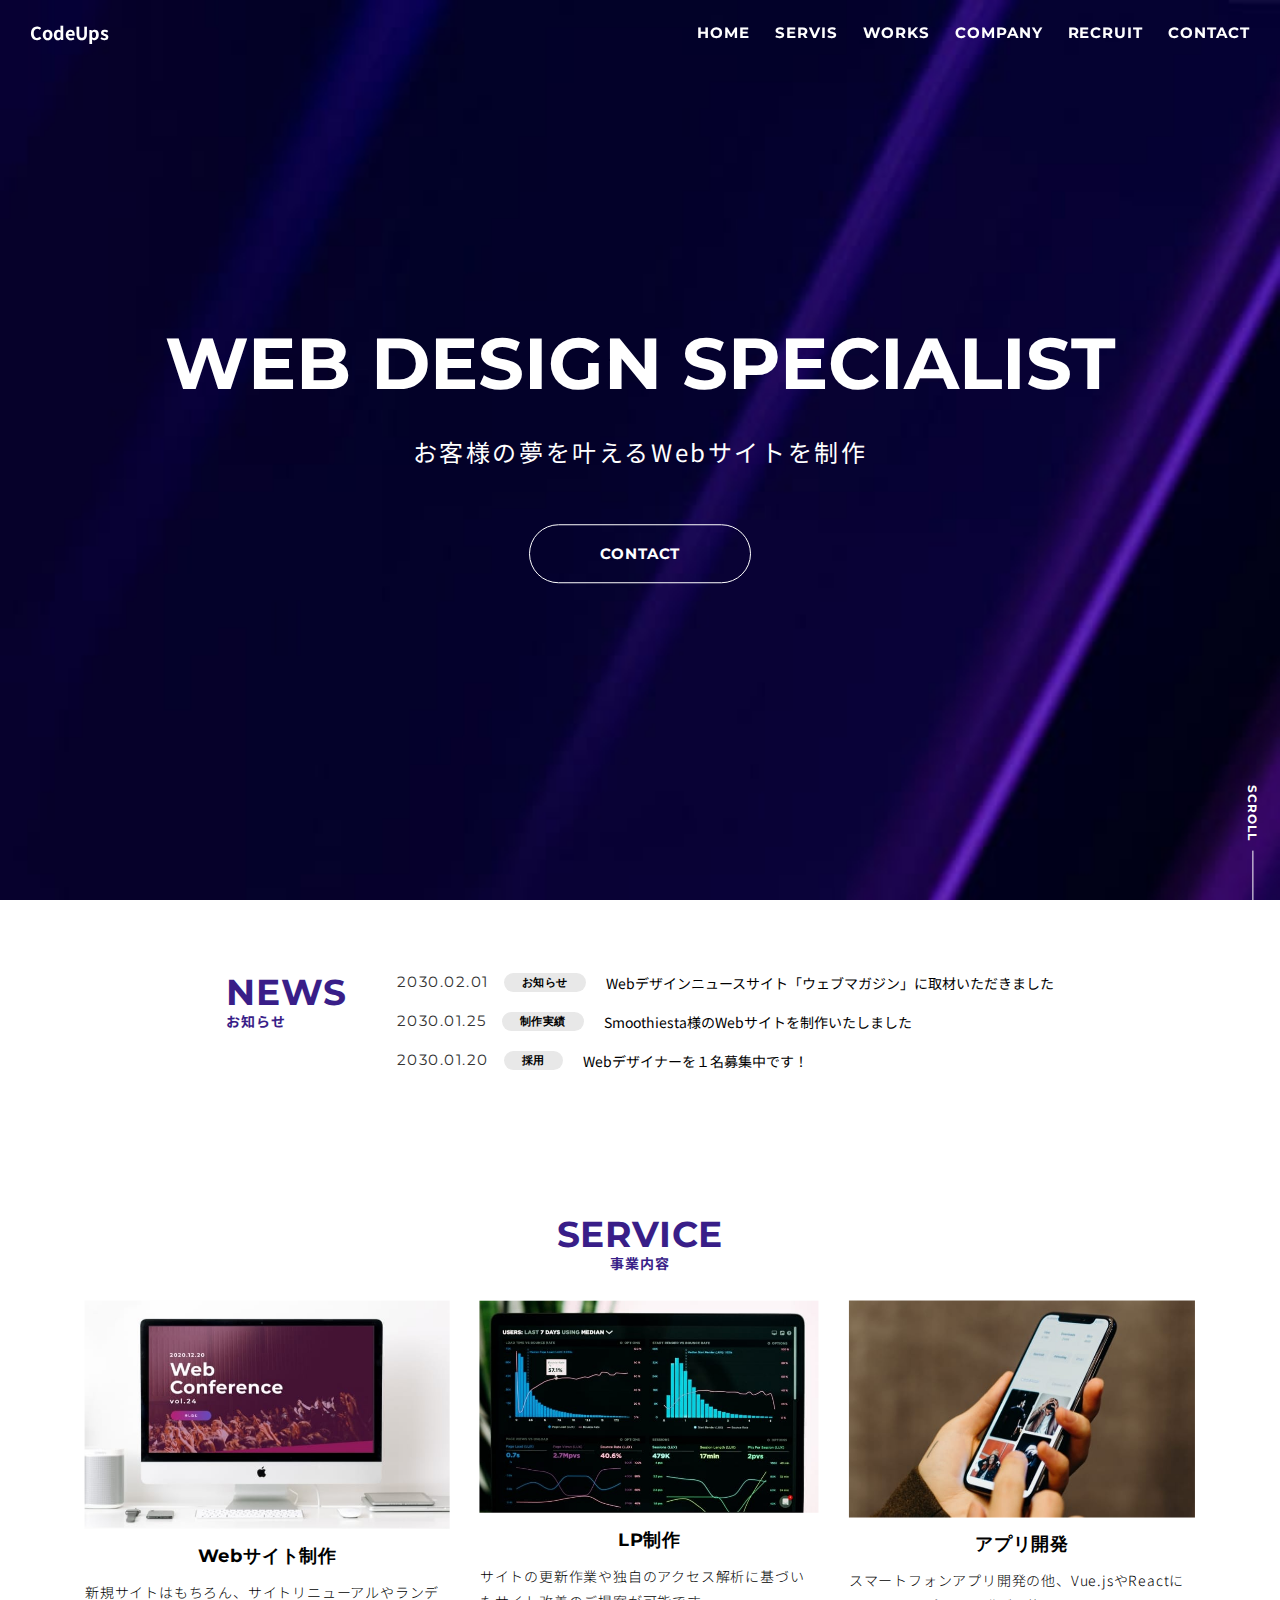
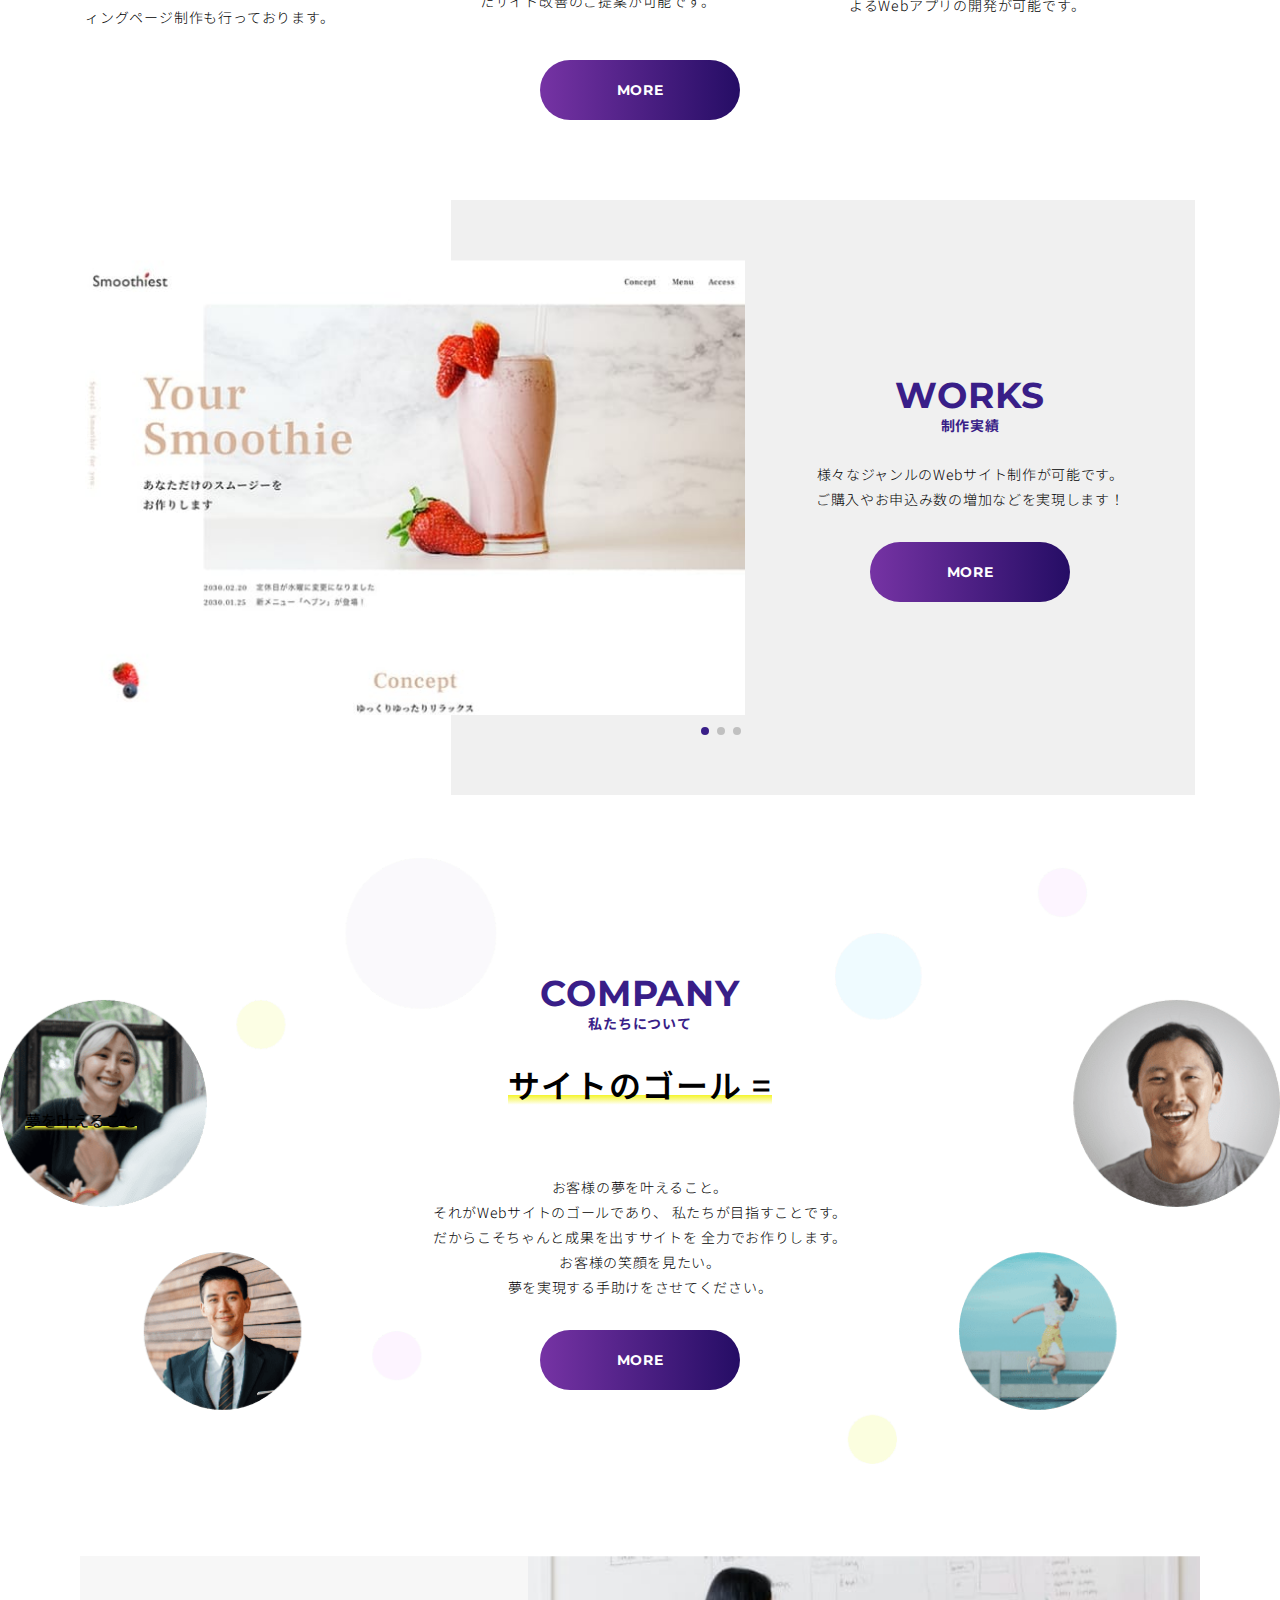
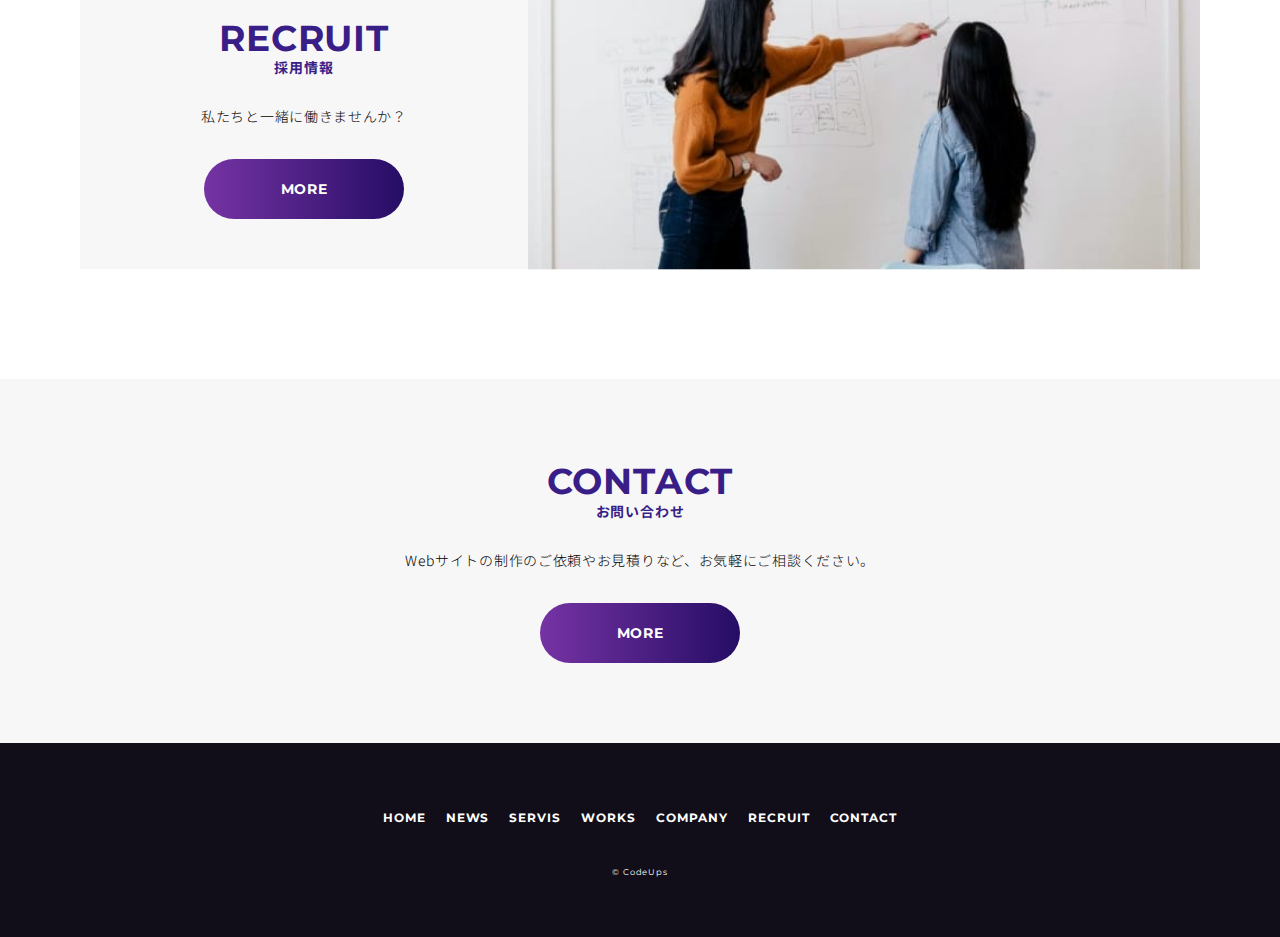
<file: index.html>
<!DOCTYPE html>
<html lang="ja">
<head>
  <meta charset="UTF-8" />
  <meta name="viewport" content="width=device-width,initial-scale=1.0" />
  <meta name="format-detection" content="telephone=no" />
  <!-- meta情報 -->
  <title>CodeUpsコーディング第三章</title>
  <meta name="description" content="" />
  <meta name="keywords" content="" />
  <!-- ogp -->
  <meta property="og:title" content="" />
  <meta property="og:type" content="" />
  <meta property="og:url" content="" />
  <meta property="og:image" content="" />
  <meta property="og:site_name" content="" />
  <meta property="og:description" content="" />
  <!-- ファビコン -->
  <link rel="”icon”" href="#" />

  <!-- Googlefont -->
  <link rel="preconnect" href="https://fonts.googleapis.com">
  <link rel="preconnect" href="https://fonts.gstatic.com" crossorigin>
  <link href="https://fonts.googleapis.com/css2?family=Montserrat:wght@400;700&family=Noto+Sans+JP:wght@400;700&display=swap" rel="stylesheet">
  <link href="https://fonts.googleapis.com/css2?family=Montserrat:wght@400;700&family=Noto+Sans+JP:wght@400;700&family=Noto+Serif+JP:wght@300;400;500;700&display=swap" rel="stylesheet">
  <link rel="stylesheet" href="https://cdn.jsdelivr.net/npm/swiper@11/swiper-bundle.min.css"/>
  <!-- css -->

  <link rel="stylesheet" href="./css/styles.css">

  <!-- JavaScript -->
  <script src="https://code.jquery.com/jquery-3.6.0.js"></script>
  <script src="https://cdn.jsdelivr.net/npm/swiper@11/swiper-bundle.min.js"></script>
  <script defer src="./js/script.js"></script>
</head>
<body>
  <header class="l-header p-header">
    <div class="p-header__inner">
      <h1 class="p-header__logo">
        <a href="" class="p-header__logoLink">CodeUps</a>
      </h1>
      <div class="p-header__drawer c-hamburger 
      js-hamburger">
        <span></span>
        <span></span>
        <span></span>
      </div>
      <nav class="p-header__pc-nav pc-nav">
        <ul class="pc-nav__items">
          <li class="pc-nav__item">
            <a href="#">HOME</a>
          </li>
          <li class="pc-nav__item">
            <a href="#">SERVIS</a>
          </li>
          <li class="pc-nav__item">
            <a href="#">WORKS</a>
          </li>
          <li class="pc-nav__item">
            <a href="#">COMPANY</a>
          </li>
          <li class="pc-nav__item">
            <a href="#">RECRUIT</a>
          </li>
          <li class="pc-nav__item">
            <a href="#">CONTACT</a>
          </li>
        </ul>
      </nav>
      <nav class="p-header__sp-nav sp-nav js-sp-nav">
        <ul class="sp-nav__items">
          <li class="sp-nav__item">
            <a href="#">HOME</a>
          </li>
          <li class="sp-nav__item">
            <a href="#">SERVIS</a>
          </li>
          <li class="sp-nav__item">
            <a href="#">WORKS</a>
          </li>
          <li class="sp-nav__item">
            <a href="#">COMPANY</a>
          </li>
          <li class="sp-nav__item">
            <a href="#">RECRUIT</a>
          </li>
          <li class="sp-nav__item">
            <a href="#">CONTACT</a>
          </li>
        </ul>
      </nav>
    </div>
  </header>

  <section class="l-mv p-mv js-mv-">
    <div class="p-mv__inner">
      <div class="p-mv__header">
        <h2 class="p-mv__title">WEB <br class="u-mobile">DESIGN <br class="u-mobile">SPECIALIST</h2>
        <p class="p-mv__subtitle">お客様の夢を叶える<br class="u-mobile">Webサイトを制作</p>
        <div class="p-mv__btn">
          <a href="" class="c-mv-btn">CONTACT</a>
        </div>
      </div>
      <div class="p-mv__scroll"><span>SCROLL</span></div>
    </div>
  </section>

  <section class="l-topNews p-news">
    <div class="p-news__inner l-inner">
      <div class="p-news__title c-section-header c-section-header--left">
        <h2 class="c-section-header__engtitle">NEWS</h2>
        <p class="c-section-header__jatitle">お知らせ</p>
      </div>
      <div class="p-news__items">
        <!--ループ処理開始-->
        <div class="p-news__item p-news-content">
          <div class="p-news-content__meta">
            <time datetime="2030-02-01" class="p-news-content__date">2030.02.01</time>
            <p class="p-news-content__category">お知らせ</p>
          </div>
          <div class="p-news-content__link">
            <a href="" class="p-news-content__text">Webデザインニュースサイト「ウェブマガジン」に取材いただきました</a>
          </div>
        </div>
        <!--ループ終了-->
        <div class="p-news__item p-news-content">
          <div class="p-news-content__meta">
            <time datetime="2030-01-25" class="p-news-content__date">2030.01.25</time>
            <p class="p-news-content__category">制作実績</p>
          </div>
          <div class="p-news-content__link">
            <a href="" class="p-news-content__text">Smoothiesta様のWebサイトを制作いたしました</a>
          </div>
        </div>
        <div class="p-news__item p-news-content">
          <div class="p-news-content__meta">
            <time datetime="2030-01-20" class="p-news-content__date">2030.01.20</time>
            <p class="p-news-content__category">採用</p>
          </div>
          <div class="p-news-content__link">
            <a href="" class="p-news-content__text">Webデザイナーを１名募集中です！</a>
          </div>
        </div>
      </div>
    </div>
  </section>

  <section class="l-service p-service">
    <div class="p-service__inner l-inner">
      <div class="p-service__title c-section-header">
        <h2 class="c-section-header__engtitle">SERVICE</h2>
        <p class="c-section-header__jatitle">事業内容</p>
      </div>
      <div class="p-service__items">
        <div class="p-service__item p-card">
          <div class="p-card__img">
            <img src="./images/common/service_1.jpg" alt="サービスの画像1">
          </div>
          <div class="p-card__body">
            <h3 class="p-card__title">Webサイト制作</h3>
            <p class="p-card__text">新規サイトはもちろん、サイトリニューアルやランディングページ制作も行っております。</p>
          </div>
        </div>
        <div class="p-service__item p-card">
          <div class="p-card__img">
            <img src="./images/common/service_2.jpg" alt="サービスの画像1">
          </div>
          <div class="p-card__body">
            <h3 class="p-card__title">LP制作</h3>
            <p class="p-card__text">サイトの更新作業や独自のアクセス解析に基づいたサイト改善のご提案が可能です。</p>
          </div>
        </div>
        <div class="p-service__item p-card">
          <div class="p-card__img">
            <img src="./images/common/service_3.jpg" alt="サービスの画像1">
          </div>
          <div class="p-card__body">
            <h3 class="p-card__title">アプリ開発</h3>
            <p class="p-card__text">スマートフォンアプリ開発の他、Vue.jsやReactによるWebアプリの開発が可能です。</p>
          </div>
        </div>
      </div>
      <div class="p-service__btn">
        <a href="#" class="c-button">more</a>
      </div>
    </div>
  </section>

  <section class="l-works p-works">
    <div class="p-works__inner l-inner">
      <div class="p-works__content">
        <div class="p-works__images">
          <div class="swiper js-works">
            <div class="swiper-wrapper">
              <div class="swiper-slide p-works__img">
                <img src="./images/common/works_1.jpg" alt="">
              </div>
              <div class="swiper-slide p-works__img">
                <img src="./images/common/service_1.jpg" alt="">
              </div>
              <div class="swiper-slide p-works__img">
                <img src="./images/common/service_2.jpg" alt="">
              </div>
            </div>
          </div>
        <div class="swiper-pagination js-works-pagination"></div>
        </div>
        <div class="p-works__text-body">
          <div class="p-works__title c-section-header">
            <h2 class="c-section-header__engtitle">WORKS</h2>
            <p class="c-section-header__jatitle">制作実績</p>
          </div>
          <div class="p-works__text-block">
            <p class="p-works__text">様々なジャンルのWebサイト制作が可能です。<br>ご購入やお申込み数の増加などを実現します！</p>
          </div>
          <div class="p-works__btn">
            <a href="#" class="c-button">more</a>
          </div>
        </div>
      </div>
    </div>
  </section>
  
  <section class="l-company p-company">
    <div class="p-company__inner l-inner">
      <div class="p-company__title c-section-header">
        <h2 class="c-section-header__engtitle">COMPANY</h2>
        <p class="c-section-header__jatitle">私たちについて</p>
      </div>
      <div class="p-company__contents">
        <h3 class="p-company__subtitle"><span class="p-company__yellow">サイトのゴール = </span><br class="u-mobile">
          <h3></h3><span class="p-company__yellow">夢を叶えること</span></h3>
        <div class="p-company__content">
          <p class="p-company__text">
            お客様の夢を叶えること。<br> 
            それがWebサイトのゴールであり、<br class="u-mobile"> 
            私たちが目指すことです。<br> 
            だからこそちゃんと成果を出すサイトを<br class="u-mobile"> 
            全力でお作りします。<br> 
            お客様の笑顔を見たい。<br> 
            夢を実現する手助けをさせてください。
          </p>
        </div>
        <div class="p-company__btn">
          <a href="#" class="c-button">more</a>
        </div>
      </div>
    </div>
  </section>

  <section class="l-recruit p-recruit">
    <div class="p-recruit__inner l-inner">
      <div class="p-recruit__wrapper">
        <div class="p-recruit__img">
          <img src="./images/common/recruit_1.jpg" alt="" >
        </div>
        <div class="p-recruit__contents">
          <div class="p-recruit__title c-section-header">
            <h2 class="c-section-header__engtitle">RECRUIT</h2>
            <p class="c-section-header__jatitle">採用情報</p>
          </div>
          <div class="p-recruit__text-block">
            <p class="p-recruit__text">私たちと一緒に働きませんか？</p>
          </div>
          <div class="p-recruit__btn">
            <a href="#" class="c-button">more</a>
          </div>
        </div>
      </div>
    </div>
  </section>

  <section class="l-contact p-contact">
    <div class="p-contact__inner l-inner">
      <div class="p-contact__title c-section-header">
        <h2 class="c-section-header__engtitle">CONTACT</h2>
        <p class="c-section-header__jatitle">お問い合わせ</p>
      </div>
      <div class="p-contact__contents">
        <div class="p-contact__text-block">
          <p class="p-contact__text">Webサイトの制作のご依頼やお見積りなど、<br class="u-mobile">お気軽にご相談ください。</p>
        </div>
        <div class="p-contact__btn">
          <a href="#" class="c-button">more</a>
        </div>
      </div>
    </div>
  </section>




  <!--<div class="c-section-header">
    <h2 class="c-section-header__engtitle">contact</h2>
    <p class="c-section-header__jatitle">お問い合わせ</p>
  </div>

  <a href="" class="c-button">more</a>-->

  <div class="c-to-top">
    <a href="#top" ><span></span></a>
  </div>

  <footer class="l-footer p-footer">
    <div class="p-footer__inner">

      <nav class="p-footer__nav p-footer-nav ">
        <ul class="p-footer-nav__items">
          <li class="p-footer-nav__item">
            <a href="">HOME</a>
          </li>
          <li class="p-footer-nav__item">
            <a href="">NEWS</a>
          </li>
          <li class="p-footer-nav__item">
            <a href="">SERVIS</a>
          </li>
          <li class="p-footer-nav__item">
            <a href="">WORKS</a>
          </li>
          <li class="p-footer-nav__item">
            <a href="">COMPANY</a>
          </li>
          <li class="p-footer-nav__item">
            <a href="">RECRUIT</a>
          </li>
          <li class="p-footer-nav__item">
            <a href="">CONTACT</a>
          </li>
        </ul>
      </nav>
      <div class="p-footer__copyright">
        <small>&copy; CodeUps</small>
      </div>
    </div>
  </footer>

</body>
</html>
</file>
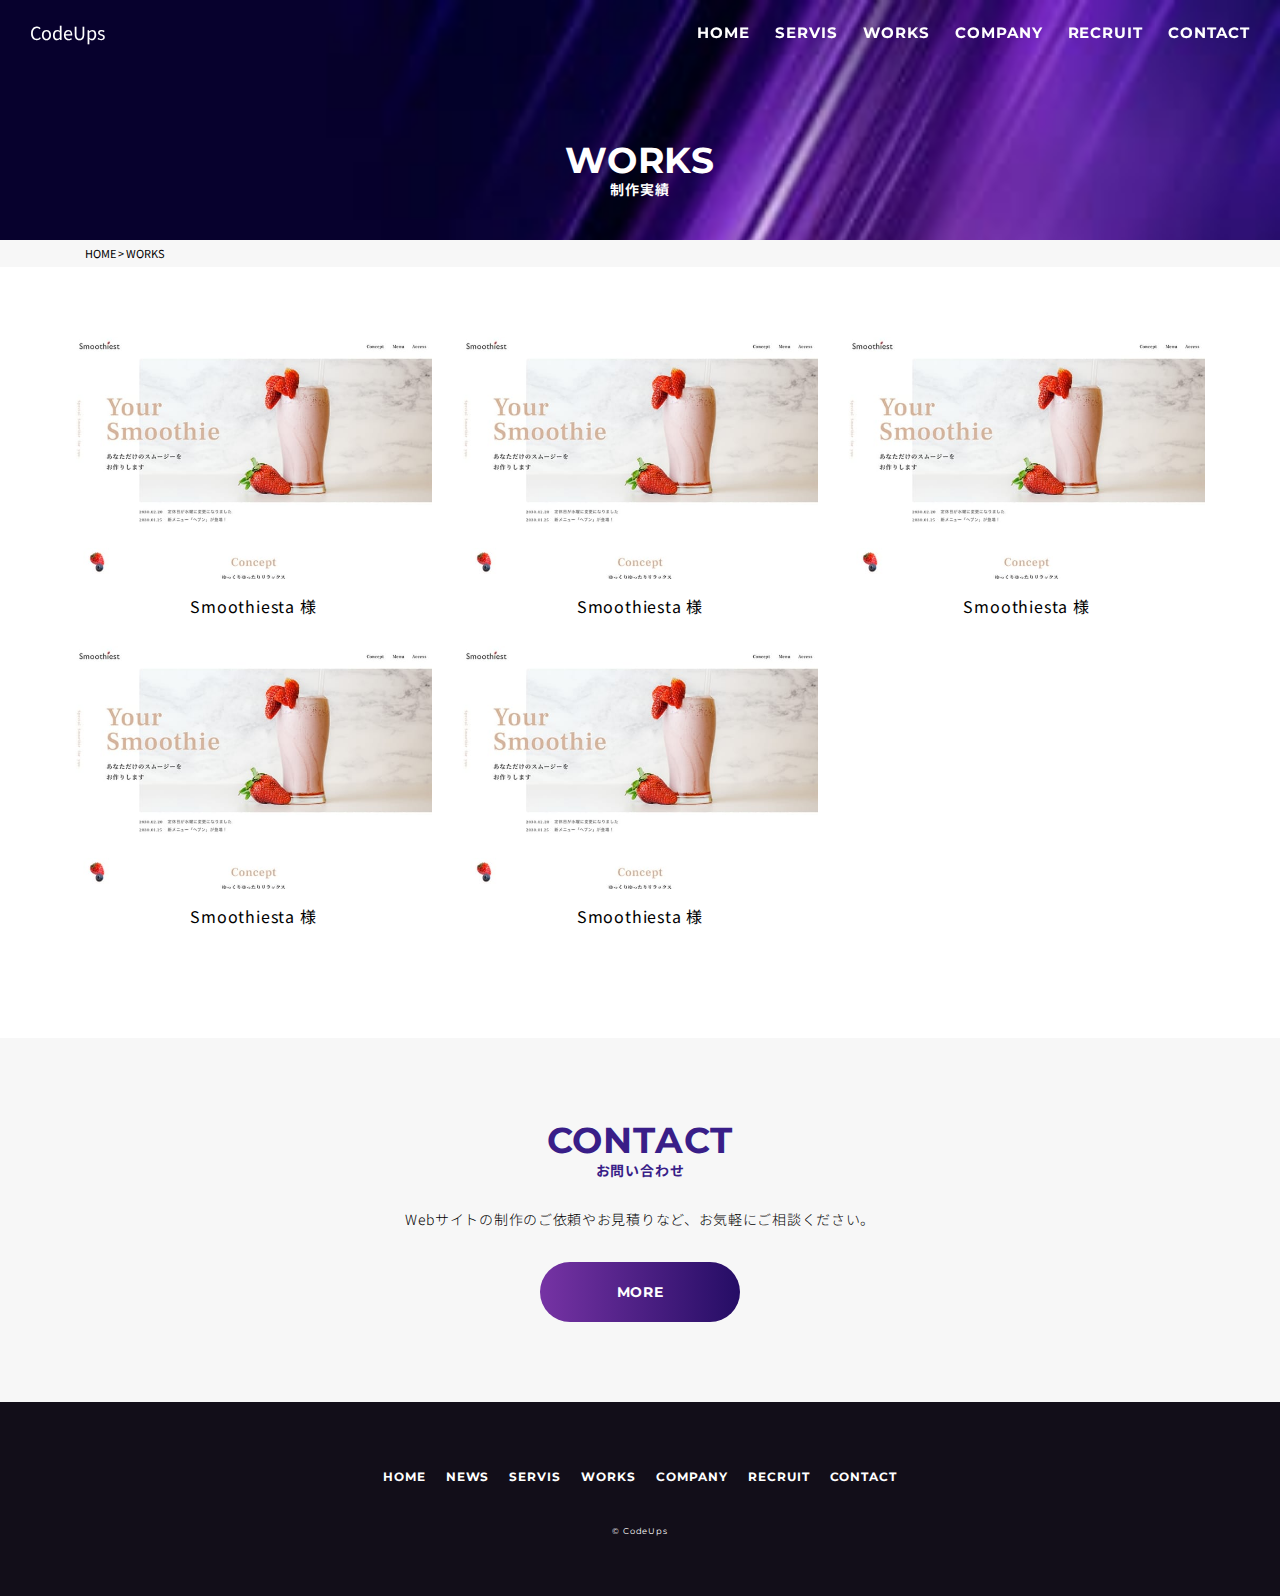
<file: archive-works.html>
<!DOCTYPE html>
<html lang="ja">

<head>
  <meta charset="UTF-8" />
  <meta name="viewport" content="width=device-width,initial-scale=1.0" />
  <meta name="format-detection" content="telephone=no" />
  <!-- meta情報 -->
  <title>CodeUpsコーディング第三章</title>
  <meta name="description" content="" />
  <meta name="keywords" content="" />
  <!-- ogp -->
  <meta property="og:title" content="" />
  <meta property="og:type" content="" />
  <meta property="og:url" content="" />
  <meta property="og:image" content="" />
  <meta property="og:site_name" content="" />
  <meta property="og:description" content="" />
  <!-- ファビコン -->
  <link rel="”icon”" href="#" />

  <!-- Googlefont -->
  <link rel="preconnect" href="https://fonts.googleapis.com">
  <link rel="preconnect" href="https://fonts.gstatic.com" crossorigin>
  <link
    href="https://fonts.googleapis.com/css2?family=Montserrat:wght@400;700&family=Noto+Sans+JP:wght@400;700&display=swap"
    rel="stylesheet">
  <link
    href="https://fonts.googleapis.com/css2?family=Montserrat:wght@400;700&family=Noto+Sans+JP:wght@400;700&family=Noto+Serif+JP:wght@300;400;500;700&display=swap"
    rel="stylesheet">
  <link rel="stylesheet" href="https://cdn.jsdelivr.net/npm/swiper@11/swiper-bundle.min.css" />
  <!-- css -->

  <link rel="stylesheet" href="./css/styles.css">

  <!-- JavaScript -->
  <script src="https://code.jquery.com/jquery-3.6.0.js"></script>
  <script src="https://cdn.jsdelivr.net/npm/swiper@11/swiper-bundle.min.js"></script>
  <script defer src="./js/script.js"></script>
</head>

<body>
  <header class="l-header p-header">
    <div class="p-header__inner">
      <div class="p-header__logo">
        <a href="" class="p-header__logoLink">CodeUps</a>
      </div>
      <div class="p-header__drawer c-hamburger 
      js-hamburger">
        <span></span>
        <span></span>
        <span></span>
      </div>
      <nav class="p-header__pc-nav pc-nav">
        <ul class="pc-nav__items">
          <li class="pc-nav__item">
            <a href="#">HOME</a>
          </li>
          <li class="pc-nav__item">
            <a href="#">SERVIS</a>
          </li>
          <li class="pc-nav__item">
            <a href="#">WORKS</a>
          </li>
          <li class="pc-nav__item">
            <a href="#">COMPANY</a>
          </li>
          <li class="pc-nav__item">
            <a href="#">RECRUIT</a>
          </li>
          <li class="pc-nav__item">
            <a href="#">CONTACT</a>
          </li>
        </ul>
      </nav>
      <nav class="p-header__sp-nav sp-nav js-sp-nav">
        <ul class="sp-nav__items">
          <li class="sp-nav__item">
            <a href="#">HOME</a>
          </li>
          <li class="sp-nav__item">
            <a href="#">SERVIS</a>
          </li>
          <li class="sp-nav__item">
            <a href="#">WORKS</a>
          </li>
          <li class="sp-nav__item">
            <a href="#">COMPANY</a>
          </li>
          <li class="sp-nav__item">
            <a href="#">RECRUIT</a>
          </li>
          <li class="sp-nav__item">
            <a href="#">CONTACT</a>
          </li>
        </ul>
      </nav>
    </div>
  </header>

  <!--下層ページのメインビュー-->
  <div class="p-sub-mv js-mv-height">
    <div class="p-sub-mv p-sub-mv__title">
      <div class="c-section-header c-section-header--white">
        <div class="c-section-header__engtitle">WORKS</div>
        <p class="c-section-header__jatitle">制作実績</p>
      </div>
    </div>
  </div>

  <!--パンくず-->
  <div class="c-breadcrumb">
    <div class="l-inner">
      <div>HOME > WORKS</div>
    </div>
  </div>

  <section class="l-archive-works p-archive-works">
    <div class="p-archive-works__inner l-inner">
      <div class="p-archive-works__items">
        <!--ループ -->
        <div class="p-archive-works__item">
          <div class="p-archive-works__img">
            <img src="./images/common/works_1.jpg" alt="#">
          </div>
          <div class="p-archive-works__title">
            <h2 class="p-archive-works__name">Smoothiesta 様</h2>
          </div>
        </div>
        <div class="p-archive-works__item">
          <div class="p-archive-works__img">
            <img src="./images/common/works_1.jpg" alt="#">
          </div>
          <div class="p-archive-works__title">
            <h2 class="p-archive-works__name">Smoothiesta 様</h2>
          </div>
        </div>
        <div class="p-archive-works__item">
          <div class="p-archive-works__img">
            <img src="./images/common/works_1.jpg" alt="#">
          </div>
          <div class="p-archive-works__title">
            <h2 class="p-archive-works__name">Smoothiesta 様</h2>
          </div>
        </div>
        <div class="p-archive-works__item">
          <div class="p-archive-works__img">
            <img src="./images/common/works_1.jpg" alt="#">
          </div>
          <div class="p-archive-works__title">
            <h2 class="p-archive-works__name">Smoothiesta 様</h2>
          </div>
        </div>
        <div class="p-archive-works__item">
          <div class="p-archive-works__img">
            <img src="./images/common/works_1.jpg" alt="#">
          </div>
          <div class="p-archive-works__title">
            <h2 class="p-archive-works__name">Smoothiesta 様</h2>
          </div>
        </div>
      </div>

    </div>
  </section>

  <section class="l-contact p-contact">
    <div class="p-contact__inner l-inner">
      <div class="p-contact__title c-section-header">
        <h2 class="c-section-header__engtitle">CONTACT</h2>
        <p class="c-section-header__jatitle">お問い合わせ</p>
      </div>
      <div class="p-contact__contents">
        <div class="p-contact__text-block">
          <p class="p-contact__text">Webサイトの制作のご依頼やお見積りなど、<br class="u-mobile">お気軽にご相談ください。</p>
        </div>
        <div class="p-contact__btn">
          <a href="#" class="c-button">more</a>
        </div>
      </div>
    </div>
  </section>



  <footer class="l-footer p-footer">
    <div class="p-footer__inner">

      <nav class="p-footer__nav p-footer-nav ">
        <ul class="p-footer-nav__items">
          <li class="p-footer-nav__item">
            <a href="">HOME</a>
          </li>
          <li class="p-footer-nav__item">
            <a href="">NEWS</a>
          </li>
          <li class="p-footer-nav__item">
            <a href="">SERVIS</a>
          </li>
          <li class="p-footer-nav__item">
            <a href="">WORKS</a>
          </li>
          <li class="p-footer-nav__item">
            <a href="">COMPANY</a>
          </li>
          <li class="p-footer-nav__item">
            <a href="">RECRUIT</a>
          </li>
          <li class="p-footer-nav__item">
            <a href="">CONTACT</a>
          </li>
        </ul>
      </nav>
      <div class="p-footer__copyright">
        <small>&copy; CodeUps</small>
      </div>
    </div>
  </footer>
</body>

</html>
</file>
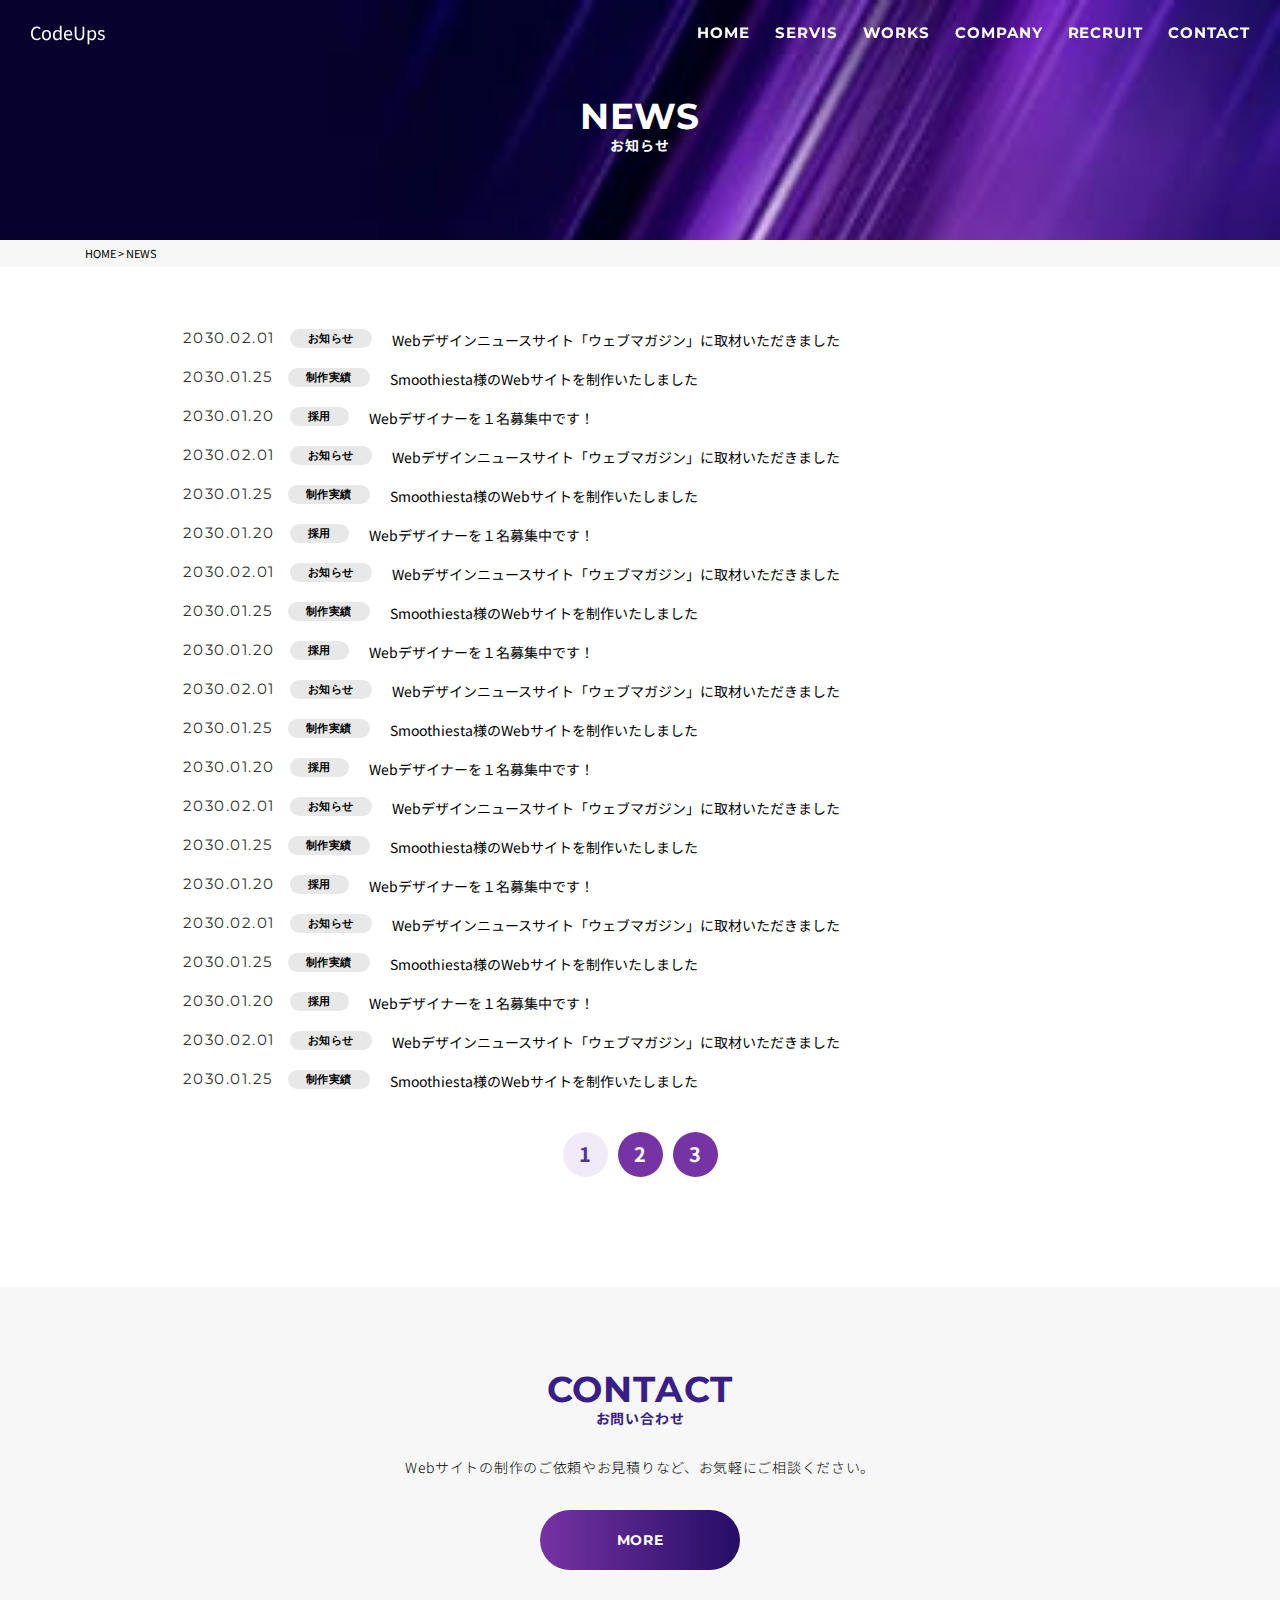
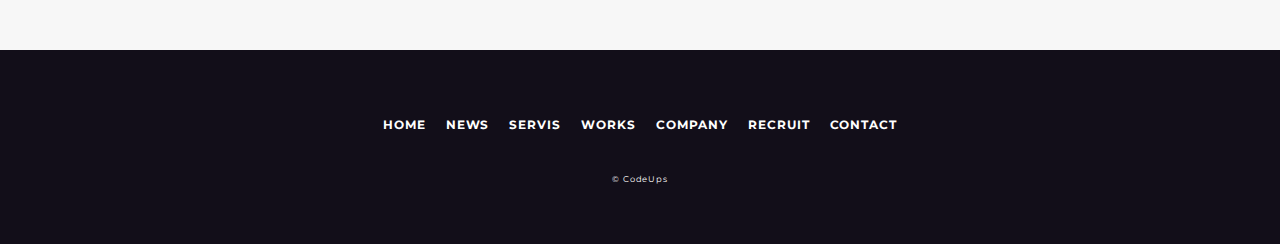
<file: home.html>
<!DOCTYPE html>
<html lang="ja">

<head>
  <meta charset="UTF-8" />
  <meta name="viewport" content="width=device-width,initial-scale=1.0" />
  <meta name="format-detection" content="telephone=no" />
  <!-- meta情報 -->
  <title>CodeUpsコーディング第三章</title>
  <meta name="description" content="" />
  <meta name="keywords" content="" />
  <!-- ogp -->
  <meta property="og:title" content="" />
  <meta property="og:type" content="" />
  <meta property="og:url" content="" />
  <meta property="og:image" content="" />
  <meta property="og:site_name" content="" />
  <meta property="og:description" content="" />
  <!-- ファビコン -->
  <link rel="”icon”" href="#" />

  <!-- Googlefont -->
  <link rel="preconnect" href="https://fonts.googleapis.com">
  <link rel="preconnect" href="https://fonts.gstatic.com" crossorigin>
  <link
    href="https://fonts.googleapis.com/css2?family=Montserrat:wght@400;700&family=Noto+Sans+JP:wght@400;700&display=swap"
    rel="stylesheet">
  <link
    href="https://fonts.googleapis.com/css2?family=Montserrat:wght@400;700&family=Noto+Sans+JP:wght@400;700&family=Noto+Serif+JP:wght@300;400;500;700&display=swap"
    rel="stylesheet">
  <link rel="stylesheet" href="https://cdn.jsdelivr.net/npm/swiper@11/swiper-bundle.min.css" />
  <!-- css -->

  <link rel="stylesheet" href="./css/styles.css">

  <!-- JavaScript -->
  <script src="https://code.jquery.com/jquery-3.6.0.js"></script>
  <script src="https://cdn.jsdelivr.net/npm/swiper@11/swiper-bundle.min.js"></script>
  <script defer src="./js/script.js"></script>
</head>

<body>
  <header class="l-header p-header">
    <div class="p-header__inner">
      <div class="p-header__logo">
        <a href="" class="p-header__logoLink">CodeUps</a>
      </div>
      <div class="p-header__drawer c-hamburger 
      js-hamburger">
        <span></span>
        <span></span>
        <span></span>
      </div>
      <nav class="p-header__pc-nav pc-nav">
        <ul class="pc-nav__items">
          <li class="pc-nav__item">
            <a href="#">HOME</a>
          </li>
          <li class="pc-nav__item">
            <a href="#">SERVIS</a>
          </li>
          <li class="pc-nav__item">
            <a href="#">WORKS</a>
          </li>
          <li class="pc-nav__item">
            <a href="#">COMPANY</a>
          </li>
          <li class="pc-nav__item">
            <a href="#">RECRUIT</a>
          </li>
          <li class="pc-nav__item">
            <a href="#">CONTACT</a>
          </li>
        </ul>
      </nav>
      <nav class="p-header__sp-nav sp-nav js-sp-nav">
        <ul class="sp-nav__items">
          <li class="sp-nav__item">
            <a href="#">HOME</a>
          </li>
          <li class="sp-nav__item">
            <a href="#">SERVIS</a>
          </li>
          <li class="sp-nav__item">
            <a href="#">WORKS</a>
          </li>
          <li class="sp-nav__item">
            <a href="#">COMPANY</a>
          </li>
          <li class="sp-nav__item">
            <a href="#">RECRUIT</a>
          </li>
          <li class="sp-nav__item">
            <a href="#">CONTACT</a>
          </li>
        </ul>
      </nav>
    </div>
  </header>

  <!--下層ページのメインビュー-->
  <div class="p-sub-mv js-mv-height">
    <div class="p-sub-mv__title">
      <div class="c-section-header c-section-header--white">
        <h1 class="c-section-header__engtitle">NEWS</h1>
        <p class="c-section-header__jatitle">お知らせ</p>
      </div>
    </div>
  </div>

  <!--パンくず-->
  <div class="c-breadcrumb">
    <div class="l-inner">
      <div>HOME > NEWS</div>
    </div>
  </div>

  <div class="l-archive-home p-archive-home">
    <div class="p-archive-home-inner l-inner">
      <!--ループ処理開始-->
      <div class="p-archive-home__item p-news-content">
        <div class="p-news-content__meta">
          <time datetime="2030-02-01" class="p-news-content__date">2030.02.01</time>
          <p class="p-news-content__category">お知らせ</p>
        </div>
        <div class="p-news-content__link">
          <a href="" class="p-news-content__text">Webデザインニュースサイト「ウェブマガジン」に取材いただきました</a>
        </div>
      </div>
      <!--ループ終了-->
      <div class="p-archive-home__item p-news-content">
        <div class="p-news-content__meta">
          <time datetime="2030-01-25" class="p-news-content__date">2030.01.25</time>
          <p class="p-news-content__category">制作実績</p>
        </div>
        <div class="p-news-content__link">
          <a href="" class="p-news-content__text">Smoothiesta様のWebサイトを制作いたしました</a>
        </div>
      </div>
      <div class="p-archive-home__item p-news-content">
        <div class="p-news-content__meta">
          <time datetime="2030-01-20" class="p-news-content__date">2030.01.20</time>
          <p class="p-news-content__category">採用</p>
        </div>
        <div class="p-news-content__link">
          <a href="" class="p-news-content__text">Webデザイナーを１名募集中です！</a>
        </div>
      </div>
      <!--ループ処理開始-->
      <div class="p-archive-home__item p-news-content">
        <div class="p-news-content__meta">
          <time datetime="2030-02-01" class="p-news-content__date">2030.02.01</time>
          <p class="p-news-content__category">お知らせ</p>
        </div>
        <div class="p-news-content__link">
          <a href="" class="p-news-content__text">Webデザインニュースサイト「ウェブマガジン」に取材いただきました</a>
        </div>
      </div>
      <!--ループ終了-->
      <div class="p-archive-home__item p-news-content">
        <div class="p-news-content__meta">
          <time datetime="2030-01-25" class="p-news-content__date">2030.01.25</time>
          <p class="p-news-content__category">制作実績</p>
        </div>
        <div class="p-news-content__link">
          <a href="" class="p-news-content__text">Smoothiesta様のWebサイトを制作いたしました</a>
        </div>
      </div>
      <div class="p-archive-home__item p-news-content">
        <div class="p-news-content__meta">
          <time datetime="2030-01-20" class="p-news-content__date">2030.01.20</time>
          <p class="p-news-content__category">採用</p>
        </div>
        <div class="p-news-content__link">
          <a href="" class="p-news-content__text">Webデザイナーを１名募集中です！</a>
        </div>
      </div>
      <!--ループ処理開始-->
      <div class="p-archive-home__item p-news-content">
        <div class="p-news-content__meta">
          <time datetime="2030-02-01" class="p-news-content__date">2030.02.01</time>
          <p class="p-news-content__category">お知らせ</p>
        </div>
        <div class="p-news-content__link">
          <a href="" class="p-news-content__text">Webデザインニュースサイト「ウェブマガジン」に取材いただきました</a>
        </div>
      </div>
      <!--ループ終了-->
      <div class="p-archive-home__item p-news-content">
        <div class="p-news-content__meta">
          <time datetime="2030-01-25" class="p-news-content__date">2030.01.25</time>
          <p class="p-news-content__category">制作実績</p>
        </div>
        <div class="p-news-content__link">
          <a href="" class="p-news-content__text">Smoothiesta様のWebサイトを制作いたしました</a>
        </div>
      </div>
      <div class="p-archive-home__item p-news-content">
        <div class="p-news-content__meta">
          <time datetime="2030-01-20" class="p-news-content__date">2030.01.20</time>
          <p class="p-news-content__category">採用</p>
        </div>
        <div class="p-news-content__link">
          <a href="" class="p-news-content__text">Webデザイナーを１名募集中です！</a>
        </div>
      </div>
      <!--ループ処理開始-->
      <div class="p-archive-home__item p-news-content">
        <div class="p-news-content__meta">
          <time datetime="2030-02-01" class="p-news-content__date">2030.02.01</time>
          <p class="p-news-content__category">お知らせ</p>
        </div>
        <div class="p-news-content__link">
          <a href="" class="p-news-content__text">Webデザインニュースサイト「ウェブマガジン」に取材いただきました</a>
        </div>
      </div>
      <!--ループ終了-->
      <div class="p-archive-home__item p-news-content">
        <div class="p-news-content__meta">
          <time datetime="2030-01-25" class="p-news-content__date">2030.01.25</time>
          <p class="p-news-content__category">制作実績</p>
        </div>
        <div class="p-news-content__link">
          <a href="" class="p-news-content__text">Smoothiesta様のWebサイトを制作いたしました</a>
        </div>
      </div>
      <div class="p-archive-home__item p-news-content">
        <div class="p-news-content__meta">
          <time datetime="2030-01-20" class="p-news-content__date">2030.01.20</time>
          <p class="p-news-content__category">採用</p>
        </div>
        <div class="p-news-content__link">
          <a href="" class="p-news-content__text">Webデザイナーを１名募集中です！</a>
        </div>
      </div>
      <!--ループ処理開始-->
      <div class="p-archive-home__item p-news-content">
        <div class="p-news-content__meta">
          <time datetime="2030-02-01" class="p-news-content__date">2030.02.01</time>
          <p class="p-news-content__category">お知らせ</p>
        </div>
        <div class="p-news-content__link">
          <a href="" class="p-news-content__text">Webデザインニュースサイト「ウェブマガジン」に取材いただきました</a>
        </div>
      </div>
      <!--ループ終了-->
      <div class="p-archive-home__item p-news-content">
        <div class="p-news-content__meta">
          <time datetime="2030-01-25" class="p-news-content__date">2030.01.25</time>
          <p class="p-news-content__category">制作実績</p>
        </div>
        <div class="p-news-content__link">
          <a href="" class="p-news-content__text">Smoothiesta様のWebサイトを制作いたしました</a>
        </div>
      </div>
      <div class="p-archive-home__item p-news-content">
        <div class="p-news-content__meta">
          <time datetime="2030-01-20" class="p-news-content__date">2030.01.20</time>
          <p class="p-news-content__category">採用</p>
        </div>
        <div class="p-news-content__link">
          <a href="" class="p-news-content__text">Webデザイナーを１名募集中です！</a>
        </div>
      </div>
      <!--ループ処理開始-->
      <div class="p-archive-home__item p-news-content">
        <div class="p-news-content__meta">
          <time datetime="2030-02-01" class="p-news-content__date">2030.02.01</time>
          <p class="p-news-content__category">お知らせ</p>
        </div>
        <div class="p-news-content__link">
          <a href="" class="p-news-content__text">Webデザインニュースサイト「ウェブマガジン」に取材いただきました</a>
        </div>
      </div>
      <!--ループ終了-->
      <div class="p-archive-home__item p-news-content">
        <div class="p-news-content__meta">
          <time datetime="2030-01-25" class="p-news-content__date">2030.01.25</time>
          <p class="p-news-content__category">制作実績</p>
        </div>
        <div class="p-news-content__link">
          <a href="" class="p-news-content__text">Smoothiesta様のWebサイトを制作いたしました</a>
        </div>
      </div>
      <div class="p-archive-home__item p-news-content">
        <div class="p-news-content__meta">
          <time datetime="2030-01-20" class="p-news-content__date">2030.01.20</time>
          <p class="p-news-content__category">採用</p>
        </div>
        <div class="p-news-content__link">
          <a href="" class="p-news-content__text">Webデザイナーを１名募集中です！</a>
        </div>
      </div>
      <!--ループ処理開始-->
      <div class="p-archive-home__item p-news-content">
        <div class="p-news-content__meta">
          <time datetime="2030-02-01" class="p-news-content__date">2030.02.01</time>
          <p class="p-news-content__category">お知らせ</p>
        </div>
        <div class="p-news-content__link">
          <a href="" class="p-news-content__text">Webデザインニュースサイト「ウェブマガジン」に取材いただきました</a>
        </div>
      </div>
      <!--ループ終了-->
      <div class="p-archive-home__item p-news-content">
        <div class="p-news-content__meta">
          <time datetime="2030-01-25" class="p-news-content__date">2030.01.25</time>
          <p class="p-news-content__category">制作実績</p>
        </div>
        <div class="p-news-content__link">
          <a href="" class="p-news-content__text">Smoothiesta様のWebサイトを制作いたしました</a>
        </div>
      </div>
    </div>
  </div>

  <div class="l-pagenavi">
    <div class="wp-pagenavi">
      <span class="current">1</span>
      <a class="page smaller" href="#">2</a>
      <a class="page smaller" href="#">3</a>
    </div>
  </div>

  <section class="l-contact p-contact">
    <div class="p-contact__inner l-inner">
      <div class="p-contact__title c-section-header">
        <h2 class="c-section-header__engtitle">CONTACT</h2>
        <p class="c-section-header__jatitle">お問い合わせ</p>
      </div>
      <div class="p-contact__contents">
        <div class="p-contact__text-block">
          <p class="p-contact__text">Webサイトの制作のご依頼やお見積りなど、<br class="u-mobile">お気軽にご相談ください。</p>
        </div>
        <div class="p-contact__btn">
          <a href="#" class="c-button">more</a>
        </div>
      </div>
    </div>
  </section>



  <footer class="l-footer p-footer">
    <div class="p-footer__inner">

      <nav class="p-footer__nav p-footer-nav ">
        <ul class="p-footer-nav__items">
          <li class="p-footer-nav__item">
            <a href="">HOME</a>
          </li>
          <li class="p-footer-nav__item">
            <a href="">NEWS</a>
          </li>
          <li class="p-footer-nav__item">
            <a href="">SERVIS</a>
          </li>
          <li class="p-footer-nav__item">
            <a href="">WORKS</a>
          </li>
          <li class="p-footer-nav__item">
            <a href="">COMPANY</a>
          </li>
          <li class="p-footer-nav__item">
            <a href="">RECRUIT</a>
          </li>
          <li class="p-footer-nav__item">
            <a href="">CONTACT</a>
          </li>
        </ul>
      </nav>
      <div class="p-footer__copyright">
        <small>&copy; CodeUps</small>
      </div>
    </div>
  </footer>
</body>

</html>
</file>
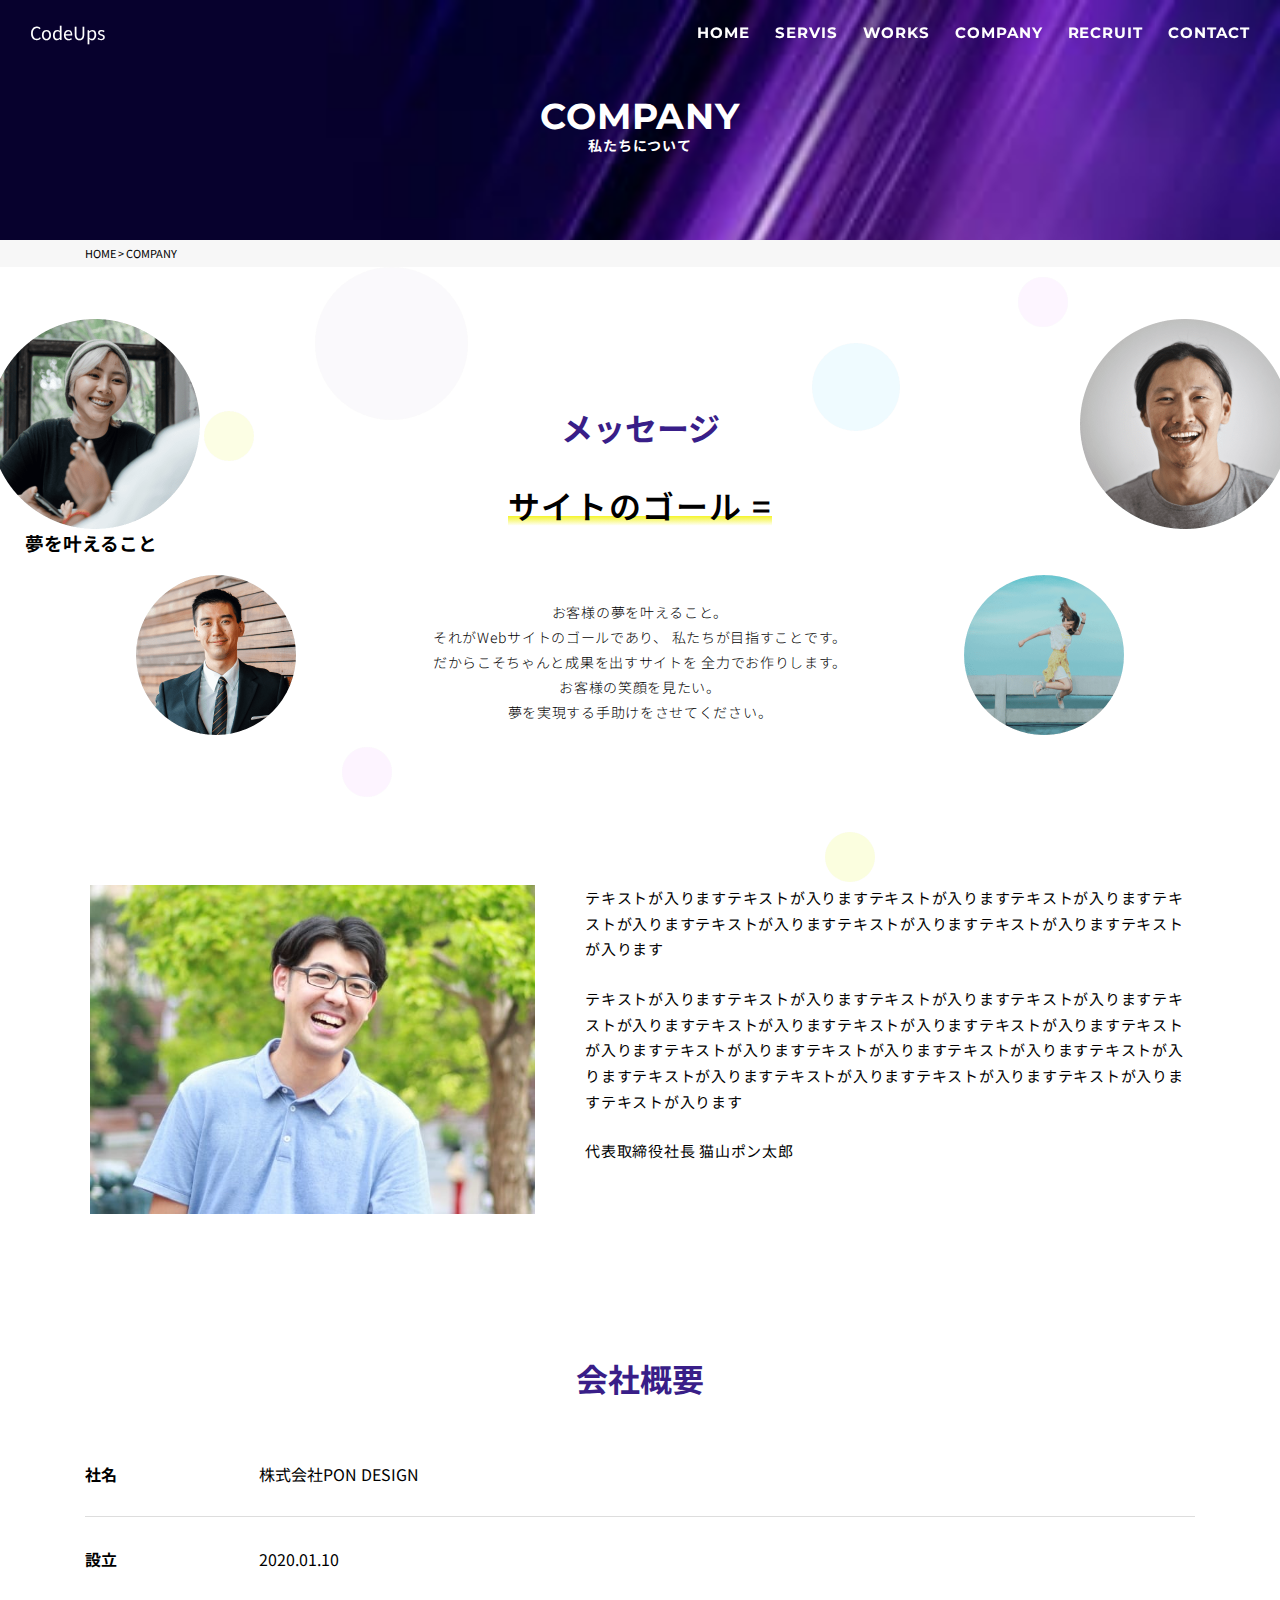
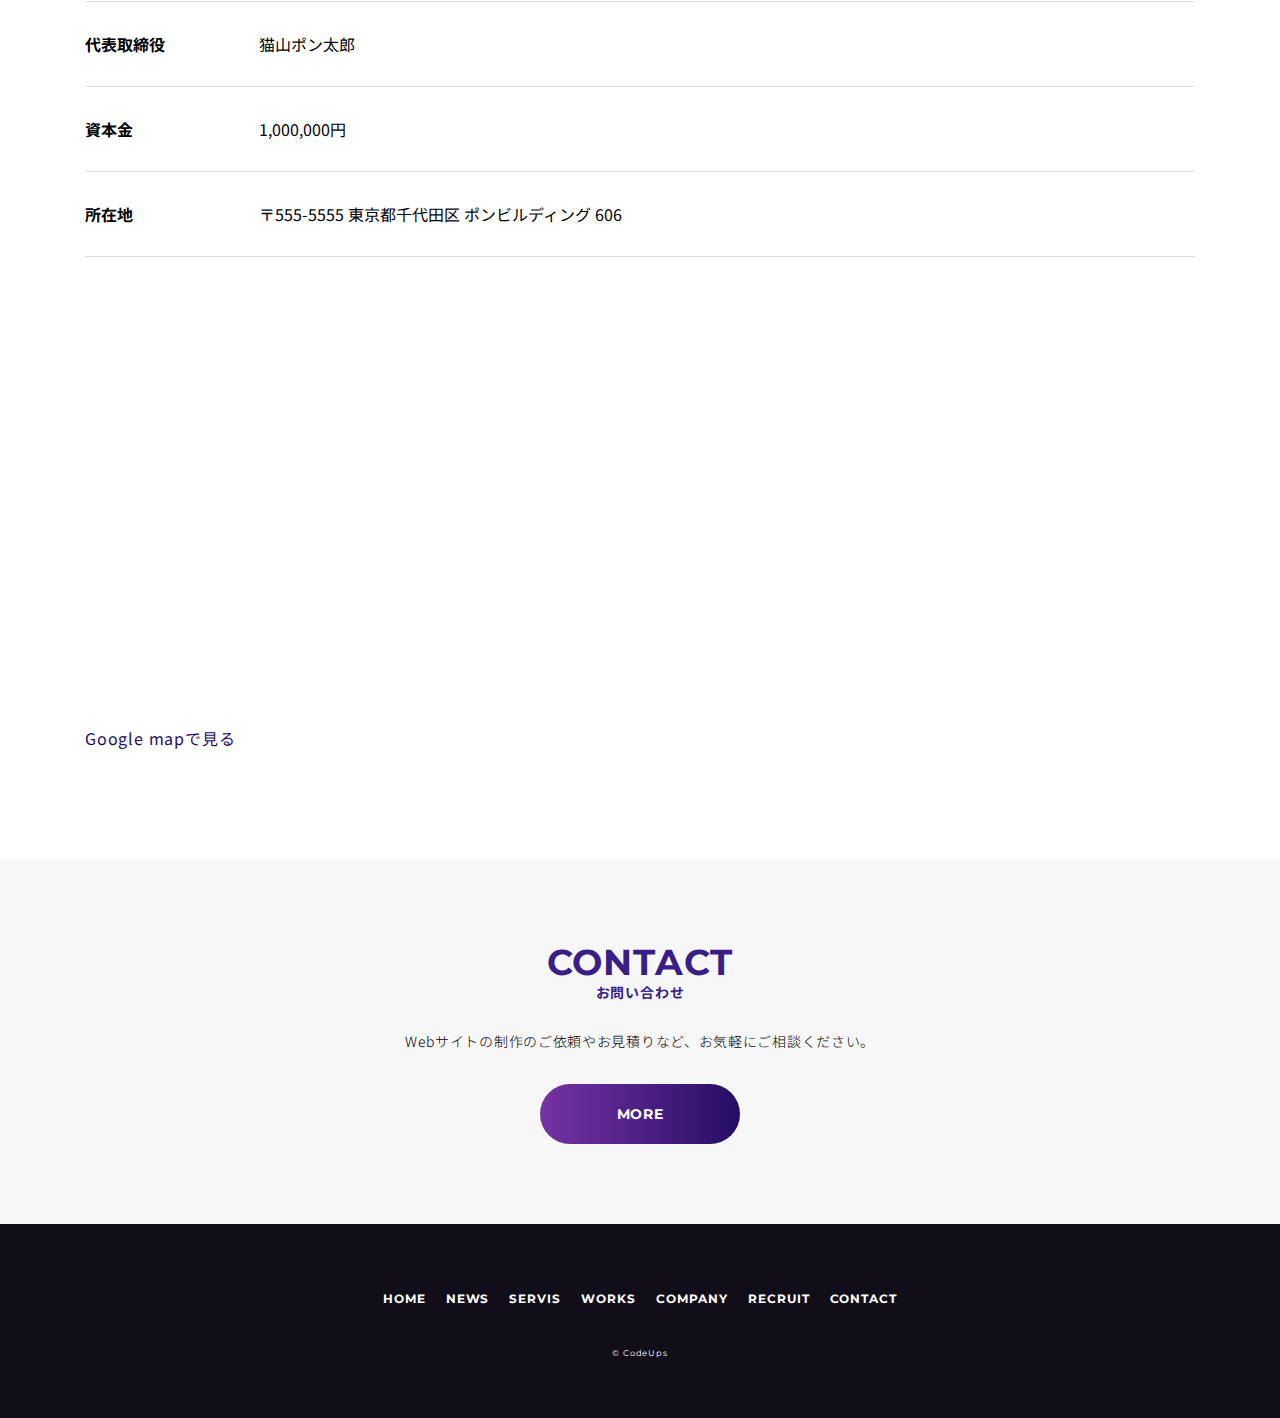
<file: page-company.html>
<!DOCTYPE html>
<html lang="ja">

<head>
  <meta charset="UTF-8" />
  <meta name="viewport" content="width=device-width,initial-scale=1.0" />
  <meta name="format-detection" content="telephone=no" />
  <!-- meta情報 -->
  <title>CodeUpsコーディング第三章</title>
  <meta name="description" content="" />
  <meta name="keywords" content="" />
  <!-- ogp -->
  <meta property="og:title" content="" />
  <meta property="og:type" content="" />
  <meta property="og:url" content="" />
  <meta property="og:image" content="" />
  <meta property="og:site_name" content="" />
  <meta property="og:description" content="" />
  <!-- ファビコン -->
  <link rel="”icon”" href="#" />

  <!-- Googlefont -->
  <link rel="preconnect" href="https://fonts.googleapis.com">
  <link rel="preconnect" href="https://fonts.gstatic.com" crossorigin>
  <link
    href="https://fonts.googleapis.com/css2?family=Montserrat:wght@400;700&family=Noto+Sans+JP:wght@400;700&display=swap"
    rel="stylesheet">
  <link
    href="https://fonts.googleapis.com/css2?family=Montserrat:wght@400;700&family=Noto+Sans+JP:wght@400;700&family=Noto+Serif+JP:wght@300;400;500;700&display=swap"
    rel="stylesheet">
  <link rel="stylesheet" href="https://cdn.jsdelivr.net/npm/swiper@11/swiper-bundle.min.css" />
  <!-- css -->

  <link rel="stylesheet" href="./css/styles.css">

  <!-- JavaScript -->
  <script src="https://code.jquery.com/jquery-3.6.0.js"></script>
  <script src="https://cdn.jsdelivr.net/npm/swiper@11/swiper-bundle.min.js"></script>
  <script defer src="./js/script.js"></script>
</head>

<body>
  <header class="l-header p-header">
    <div class="p-header__inner">
      <div class="p-header__logo">
        <a href="" class="p-header__logoLink">CodeUps</a>
      </div>
      <div class="p-header__drawer c-hamburger 
      js-hamburger">
        <span></span>
        <span></span>
        <span></span>
      </div>
      <nav class="p-header__pc-nav pc-nav">
        <ul class="pc-nav__items">
          <li class="pc-nav__item">
            <a href="#">HOME</a>
          </li>
          <li class="pc-nav__item">
            <a href="#">SERVIS</a>
          </li>
          <li class="pc-nav__item">
            <a href="#">WORKS</a>
          </li>
          <li class="pc-nav__item">
            <a href="#">COMPANY</a>
          </li>
          <li class="pc-nav__item">
            <a href="#">RECRUIT</a>
          </li>
          <li class="pc-nav__item">
            <a href="#">CONTACT</a>
          </li>
        </ul>
      </nav>
      <nav class="p-header__sp-nav sp-nav js-sp-nav">
        <ul class="sp-nav__items">
          <li class="sp-nav__item">
            <a href="#">HOME</a>
          </li>
          <li class="sp-nav__item">
            <a href="#">SERVIS</a>
          </li>
          <li class="sp-nav__item">
            <a href="#">WORKS</a>
          </li>
          <li class="sp-nav__item">
            <a href="#">COMPANY</a>
          </li>
          <li class="sp-nav__item">
            <a href="#">RECRUIT</a>
          </li>
          <li class="sp-nav__item">
            <a href="#">CONTACT</a>
          </li>
        </ul>
      </nav>
    </div>
  </header>

  <!--下層ページのメインビュー-->
  <div class="p-sub-mv js-mv-height">
    <div class="p-sub-mv__title">
      <div class="c-section-header c-section-header--white">
        <div class="c-section-header__engtitle">COMPANY</div>
        <p class="c-section-header__jatitle">私たちについて</p>
      </div>
    </div>
  </div>

  <!--パンくず-->
  <div class="c-breadcrumb">
    <div class="l-inner">
      <div>HOME > COMPANY</div>

    </div>
  </div>

  <section class="p-company p-company--subPage">
    <div class="p-company__inner l-inner">
      <div class="p-company__title c-section-header">
        <h2 class="c-section-header__subpage">メッセージ</h2>
      </div>
      <div class="p-company__contents">
        <h3 class="p-company__subtitle"><span class="p-company__yellow">サイトのゴール = </span><br class="u-mobile"></h3>
        <span class="p-company__yellow">
          <h3>夢を叶えること</h3>
        </span>
        <div class="p-company__content">
          <p class="p-company__text">
            お客様の夢を叶えること。<br>
            それがWebサイトのゴールであり、<br class="u-mobile">
            私たちが目指すことです。<br>
            だからこそちゃんと成果を出すサイトを<br class="u-mobile">
            全力でお作りします。<br>
            お客様の笑顔を見たい。<br>
            夢を実現する手助けをさせてください。
          </p>
        </div>
      </div>
      <div class="p-company__message">
        <div class="p-company__message-image">
          <img src="./images/common/message.jpg" alt="">
        </div>
        <div class="p-company__message-text">
          <p>テキストが入りますテキストが入りますテキストが入りますテキストが入りますテキストが入りますテキストが入りますテキストが入りますテキストが入りますテキストが入ります</p>
          <p>
            テキストが入りますテキストが入りますテキストが入りますテキストが入りますテキストが入りますテキストが入りますテキストが入りますテキストが入りますテキストが入りますテキストが入りますテキストが入りますテキストが入りますテキストが入りますテキストが入りますテキストが入りますテキストが入りますテキストが入りますテキストが入ります
          </p>
          <p>代表取締役社長 猫山ポン太郎</p>
        </div>
      </div>
    </div>
  </section>
  <section class="l-company-info p-company-info">
    <div class="p-company-info__inner l-inner">
      <div class="p-company-info__title c-section-header">
        <h2 class="c-section-header__subpage">会社概要</h2>
      </div>
      <dl class="p-company-info__items p-common-lists">
        <div class="p-common-lists__list">
          <dt>社名</dt>
          <dd>株式会社PON DESIGN</dd>
        </div>
        <div class="p-common-lists__list">
          <dt>設立</dt>
          <dd>2020.01.10</dd>
        </div>
        <div class="p-common-lists__list">
          <dt>代表取締役</dt>
          <dd>猫山ポン太郎</dd>
        </div>
        <div class="p-common-lists__list">
          <dt>資本金</dt>
          <dd>1,000,000円</dd>
        </div>
        <div class="p-common-lists__list">
          <dt>所在地</dt>
          <dd>〒555-5555 東京都千代田区 ポンビルディング 606</dd>
        </div>
      </dl>
      <div class="p-company-info__map">
        <iframe
          src="https://www.google.com/maps/embed?pb=!1m18!1m12!1m3!1d25924.789620950633!2d139.73577958361435!3d35.68688194542915!2m3!1f0!2f0!3f0!3m2!1i1024!2i768!4f13.1!3m3!1m2!1s0x60188c0c0b13f54d%3A0xb630953beee48188!2z5p2x5Lqs6YO95Y2D5Luj55Sw5Yy6!5e0!3m2!1sja!2sjp!4v1700060601315!5m2!1sja!2sjp"
          width="600" height="450" style="border:0;" allowfullscreen="" loading="lazy"
          referrerpolicy="no-referrer-when-downgrade"></iframe>
      </div>
      <div class="p-company-info__map-link">
        <a href="https://maps.app.goo.gl/nofBhETAasx2BSN38" target="_blank" rel="noopener noreferrer">Google mapで見る</a>
      </div>
    </div>
  </section>


  <section class="l-contact p-contact">
    <div class="p-contact__inner l-inner">
      <div class="p-contact__title c-section-header">
        <h2 class="c-section-header__engtitle">CONTACT</h2>
        <p class="c-section-header__jatitle">お問い合わせ</p>
      </div>
      <div class="p-contact__contents">
        <div class="p-contact__text-block">
          <p class="p-contact__text">Webサイトの制作のご依頼やお見積りなど、<br class="u-mobile">お気軽にご相談ください。</p>
        </div>
        <div class="p-contact__btn">
          <a href="#" class="c-button">more</a>
        </div>
      </div>
    </div>
  </section>



  <footer class="l-footer p-footer">
    <div class="p-footer__inner">

      <nav class="p-footer__nav p-footer-nav ">
        <ul class="p-footer-nav__items">
          <li class="p-footer-nav__item">
            <a href="">HOME</a>
          </li>
          <li class="p-footer-nav__item">
            <a href="">NEWS</a>
          </li>
          <li class="p-footer-nav__item">
            <a href="">SERVIS</a>
          </li>
          <li class="p-footer-nav__item">
            <a href="">WORKS</a>
          </li>
          <li class="p-footer-nav__item">
            <a href="">COMPANY</a>
          </li>
          <li class="p-footer-nav__item">
            <a href="">RECRUIT</a>
          </li>
          <li class="p-footer-nav__item">
            <a href="">CONTACT</a>
          </li>
        </ul>
      </nav>
      <div class="p-footer__copyright">
        <small>&copy; CodeUps</small>
      </div>
    </div>
  </footer>
</body>

</html>
</file>
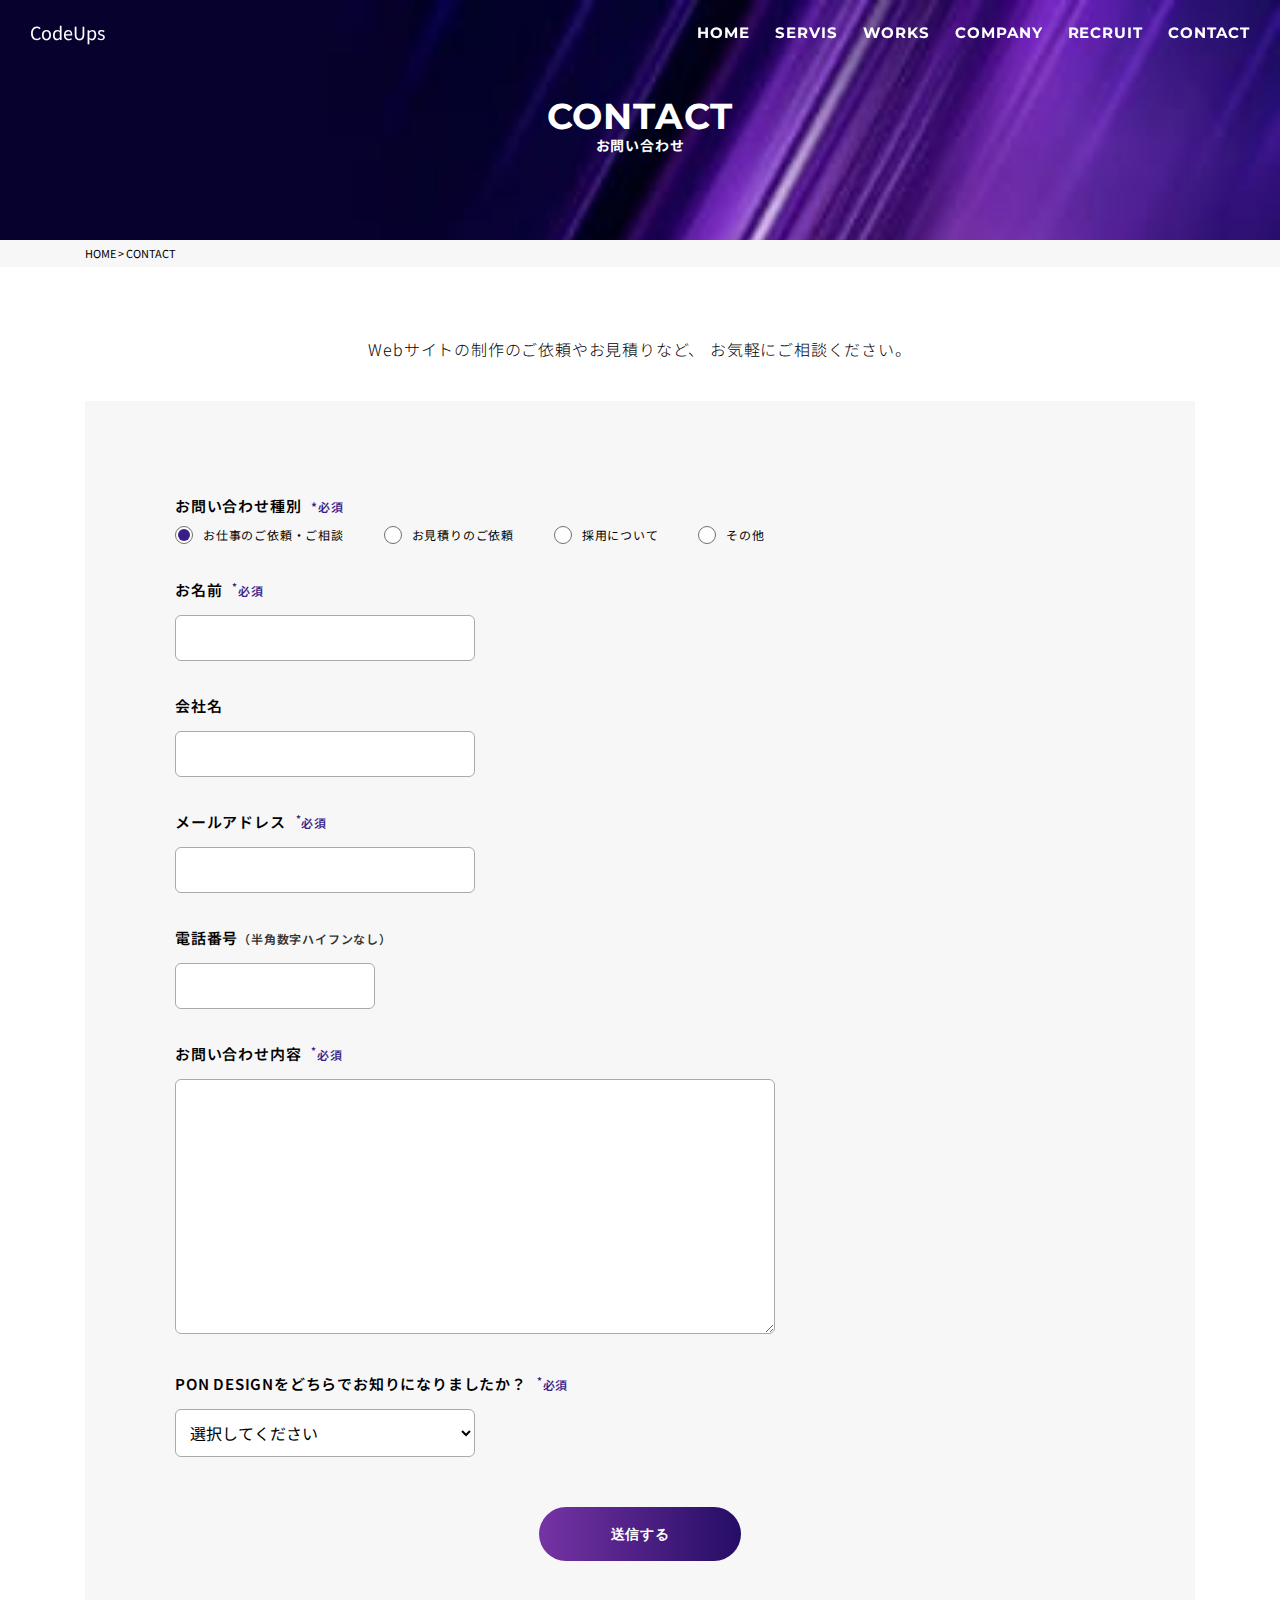
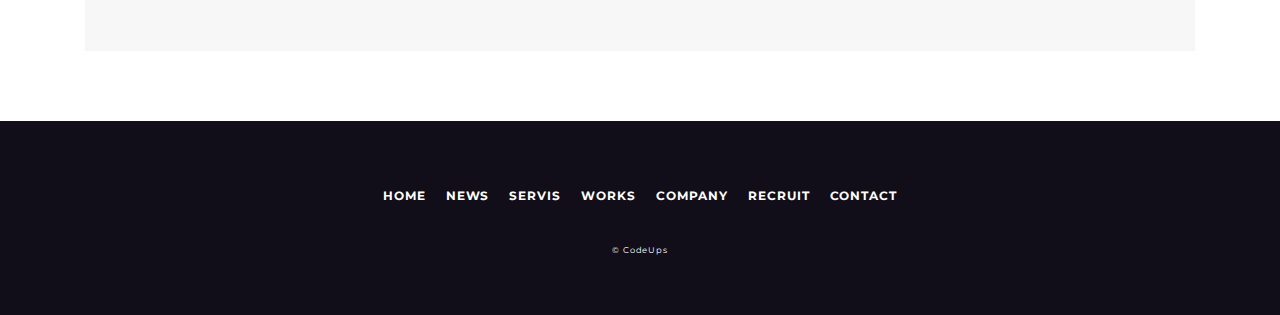
<file: page-contact.html>
<!DOCTYPE html>
<html lang="ja">

<head>
  <meta charset="UTF-8" />
  <meta name="viewport" content="width=device-width,initial-scale=1.0" />
  <meta name="format-detection" content="telephone=no" />
  <!-- meta情報 -->
  <title>CodeUpsコーディング第三章</title>
  <meta name="description" content="" />
  <meta name="keywords" content="" />
  <!-- ogp -->
  <meta property="og:title" content="" />
  <meta property="og:type" content="" />
  <meta property="og:url" content="" />
  <meta property="og:image" content="" />
  <meta property="og:site_name" content="" />
  <meta property="og:description" content="" />
  <!-- ファビコン -->
  <link rel="”icon”" href="#" />

  <!-- Googlefont -->
  <link rel="preconnect" href="https://fonts.googleapis.com">
  <link rel="preconnect" href="https://fonts.gstatic.com" crossorigin>
  <link
    href="https://fonts.googleapis.com/css2?family=Montserrat:wght@400;700&family=Noto+Sans+JP:wght@400;700&display=swap"
    rel="stylesheet">
  <link
    href="https://fonts.googleapis.com/css2?family=Montserrat:wght@400;700&family=Noto+Sans+JP:wght@400;700&family=Noto+Serif+JP:wght@300;400;500;700&display=swap"
    rel="stylesheet">
  <link rel="stylesheet" href="https://cdn.jsdelivr.net/npm/swiper@11/swiper-bundle.min.css" />
  <!-- css -->

  <link rel="stylesheet" href="./css/styles.css">

  <!-- JavaScript -->
  <script src="https://code.jquery.com/jquery-3.6.0.js"></script>
  <script src="https://cdn.jsdelivr.net/npm/swiper@11/swiper-bundle.min.js"></script>
  <script defer src="./js/script.js"></script>
</head>

<body>
  <header class="l-header p-header">
    <div class="p-header__inner">
      <div class="p-header__logo">
        <a href="" class="p-header__logoLink">CodeUps</a>
      </div>
      <div class="p-header__drawer c-hamburger 
      js-hamburger">
        <span></span>
        <span></span>
        <span></span>
      </div>
      <nav class="p-header__pc-nav pc-nav">
        <ul class="pc-nav__items">
          <li class="pc-nav__item">
            <a href="#">HOME</a>
          </li>
          <li class="pc-nav__item">
            <a href="#">SERVIS</a>
          </li>
          <li class="pc-nav__item">
            <a href="#">WORKS</a>
          </li>
          <li class="pc-nav__item">
            <a href="#">COMPANY</a>
          </li>
          <li class="pc-nav__item">
            <a href="#">RECRUIT</a>
          </li>
          <li class="pc-nav__item">
            <a href="#">CONTACT</a>
          </li>
        </ul>
      </nav>
      <nav class="p-header__sp-nav sp-nav js-sp-nav">
        <ul class="sp-nav__items">
          <li class="sp-nav__item">
            <a href="#">HOME</a>
          </li>
          <li class="sp-nav__item">
            <a href="#">SERVIS</a>
          </li>
          <li class="sp-nav__item">
            <a href="#">WORKS</a>
          </li>
          <li class="sp-nav__item">
            <a href="#">COMPANY</a>
          </li>
          <li class="sp-nav__item">
            <a href="#">RECRUIT</a>
          </li>
          <li class="sp-nav__item">
            <a href="#">CONTACT</a>
          </li>
        </ul>
      </nav>
    </div>
  </header>

  <!--下層ページのメインビュー-->
  <div class="p-sub-mv js-mv-height">
    <div class="p-sub-mv__title">
      <div class="c-section-header c-section-header--white">
        <div class="c-section-header__engtitle">CONTACT</div>
        <p class="c-section-header__jatitle">お問い合わせ</p>
      </div>
    </div>
  </div>

  <!--パンくず-->
  <div class="c-breadcrumb">
    <div class="l-inner">
      <div>HOME > CONTACT</div>
    </div>
  </div>

  <div class="l-page-contact p-page-contact">
    <div class="p-page-contact__inner l-inner">
      <p class="p-page-contact__text">Webサイトの制作のご依頼やお見積りなど、<br class="u-mobile">
        お気軽にご相談ください。</p>
      <div class="p-page-contact__content p-form">
        <form action="" method="post" id="">
          <dl class="p-form__item">
            <dt>お問い合わせ種別<span>*<sup></sup>必須</span></dt>
            <dd class="p-form__radio">
              <label><input type="radio" name="target" value="ラジオボタン" checked /><span>お仕事のご依頼・ご相談</span></label>
              <label><input type="radio" name="target" value="ラジオボタン2" /><span>お見積りのご依頼</span></label>
              <label><input type="radio" name="target" value="ラジオボタン2" /><span>採用について</span></label>
              <label><input type="radio" name="target" value="ラジオボタン2" /><span>その他</span></label>
            </dd>
          </dl>
          <dl class="p-form__item">
            <dt>
              お名前<span><sup>*</sup>必須</span>
            </dt>
            <dd>
              <input type="text" name="company" value="" />
            </dd>
          </dl>
          <dl class="p-form__item">
            <dt>
              会社名
            </dt>
            <dd>
              <input type="text" name="company" value="" />
            </dd>
          </dl>

          <dl class="p-form__item">
            <dt>
              メールアドレス<span><sup>*</sup>必須</span>
            </dt>
            <dd>
              <input type="email" name="mail_address" value="" />
            </dd>
          </dl>

          <dl class="p-form__item">
            <dt>
              電話番号<span class="p-form__tel-info">（半角数字ハイフンなし）</span>
            </dt>
            <dd>
              <input type="tel" name="telNumber" value="" />
            </dd>
          </dl>
          <dl class="p-form__item">
            <dt>
              お問い合わせ内容<span><sup>*</sup>必須</span>
            </dt>
            <dd>
              <textarea name="contents"></textarea>
            </dd>
          </dl>
          <dl class="p-form__item">
            <dt>
              PON DESIGNをどちらでお知りになりましたか？<span><sup>*</sup>必須</span>
            </dt>
            <dd class="">
              <select name="hoge" class="">
                <option value="">選択してください</option>
                <option value="option_1">Google/Yahoo検索</option>
                <option value="option_2">SNS</option>
                <option value="option_3">ブログ</option>
                <option value="option_4">友人や知人</option>
                <option value="option_5">その他</option>

              </select>
            </dd>
          </dl>
          <div class="p-form__btn">
            <input type="button" class="c-button" value="送信する" />
          </div>
        </form>
      </div>
    </div>
  </div>

  <footer class="l-footer p-footer">
    <div class="p-footer__inner">

      <nav class="p-footer__nav p-footer-nav ">
        <ul class="p-footer-nav__items">
          <li class="p-footer-nav__item">
            <a href="">HOME</a>
          </li>
          <li class="p-footer-nav__item">
            <a href="">NEWS</a>
          </li>
          <li class="p-footer-nav__item">
            <a href="">SERVIS</a>
          </li>
          <li class="p-footer-nav__item">
            <a href="">WORKS</a>
          </li>
          <li class="p-footer-nav__item">
            <a href="">COMPANY</a>
          </li>
          <li class="p-footer-nav__item">
            <a href="">RECRUIT</a>
          </li>
          <li class="p-footer-nav__item">
            <a href="">CONTACT</a>
          </li>
        </ul>
      </nav>
      <div class="p-footer__copyright">
        <small>&copy; CodeUps</small>
      </div>
    </div>
  </footer>
</body>

</html>
</file>
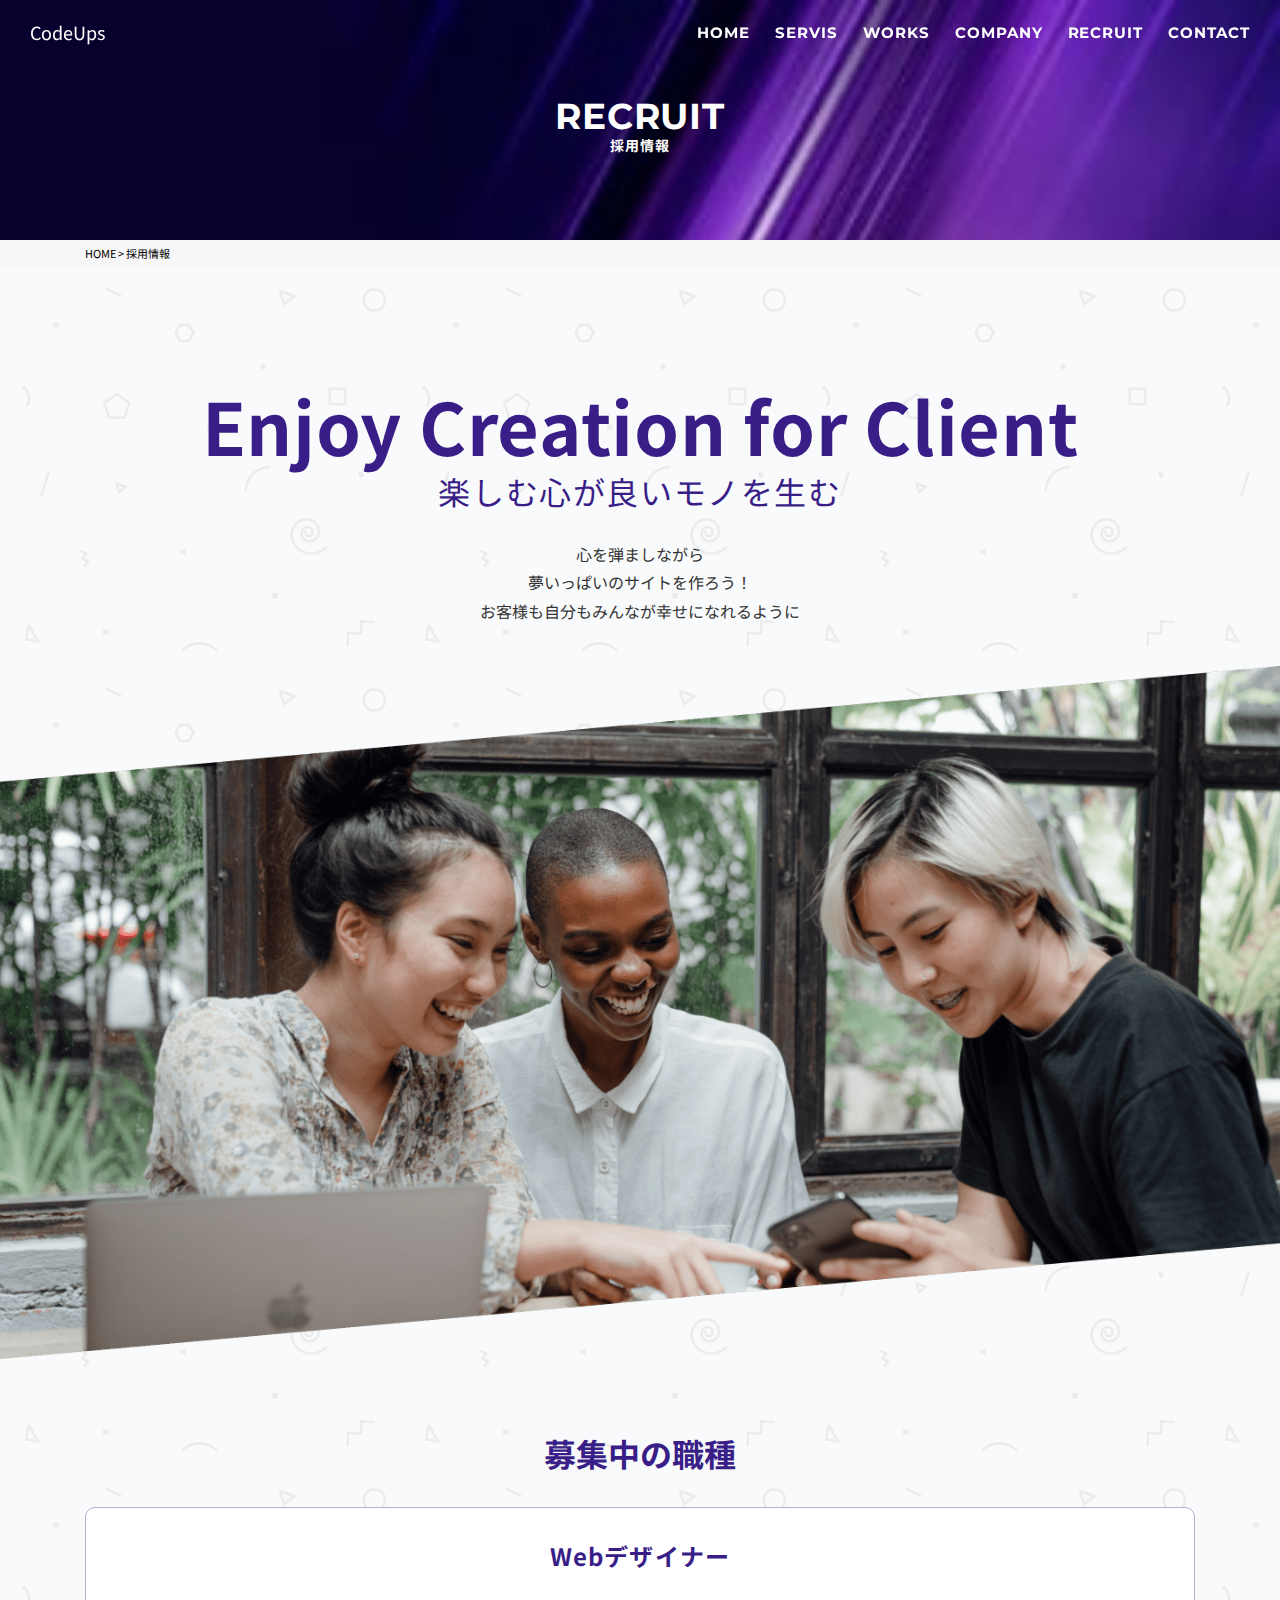
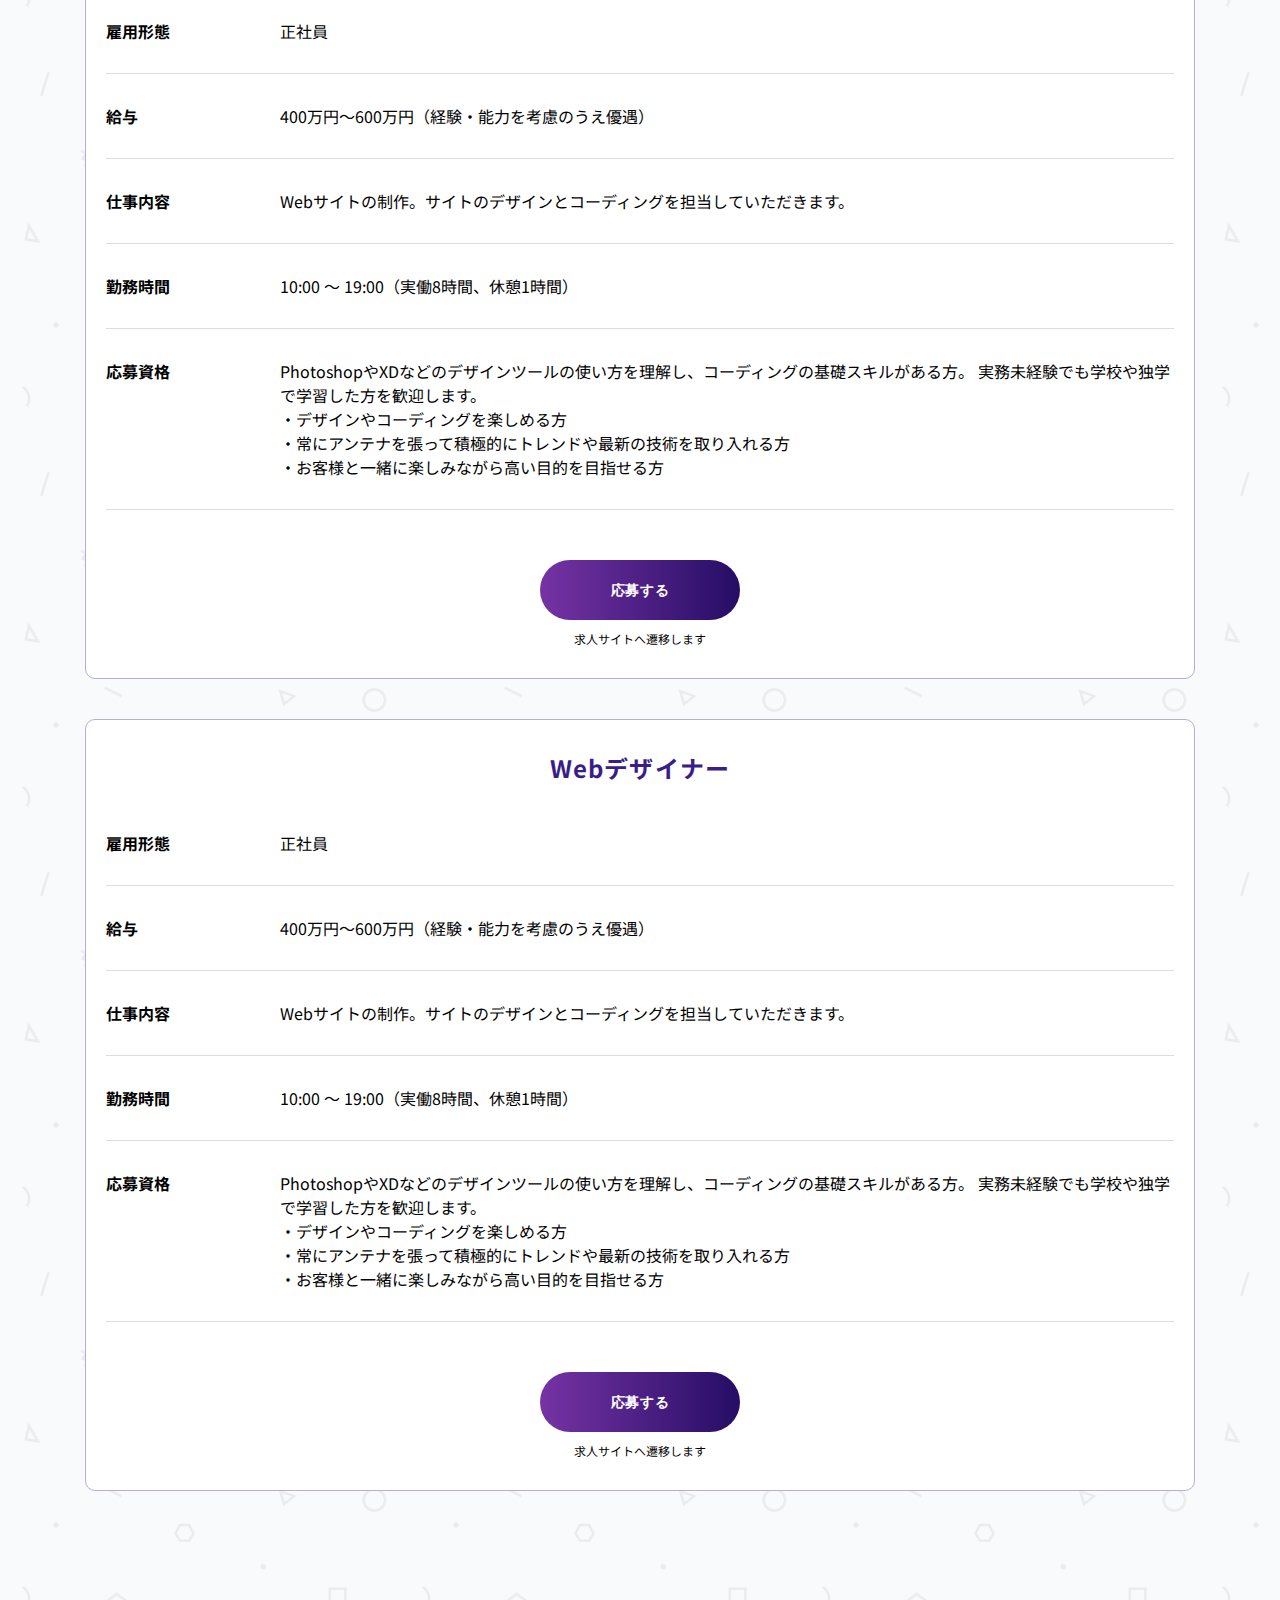
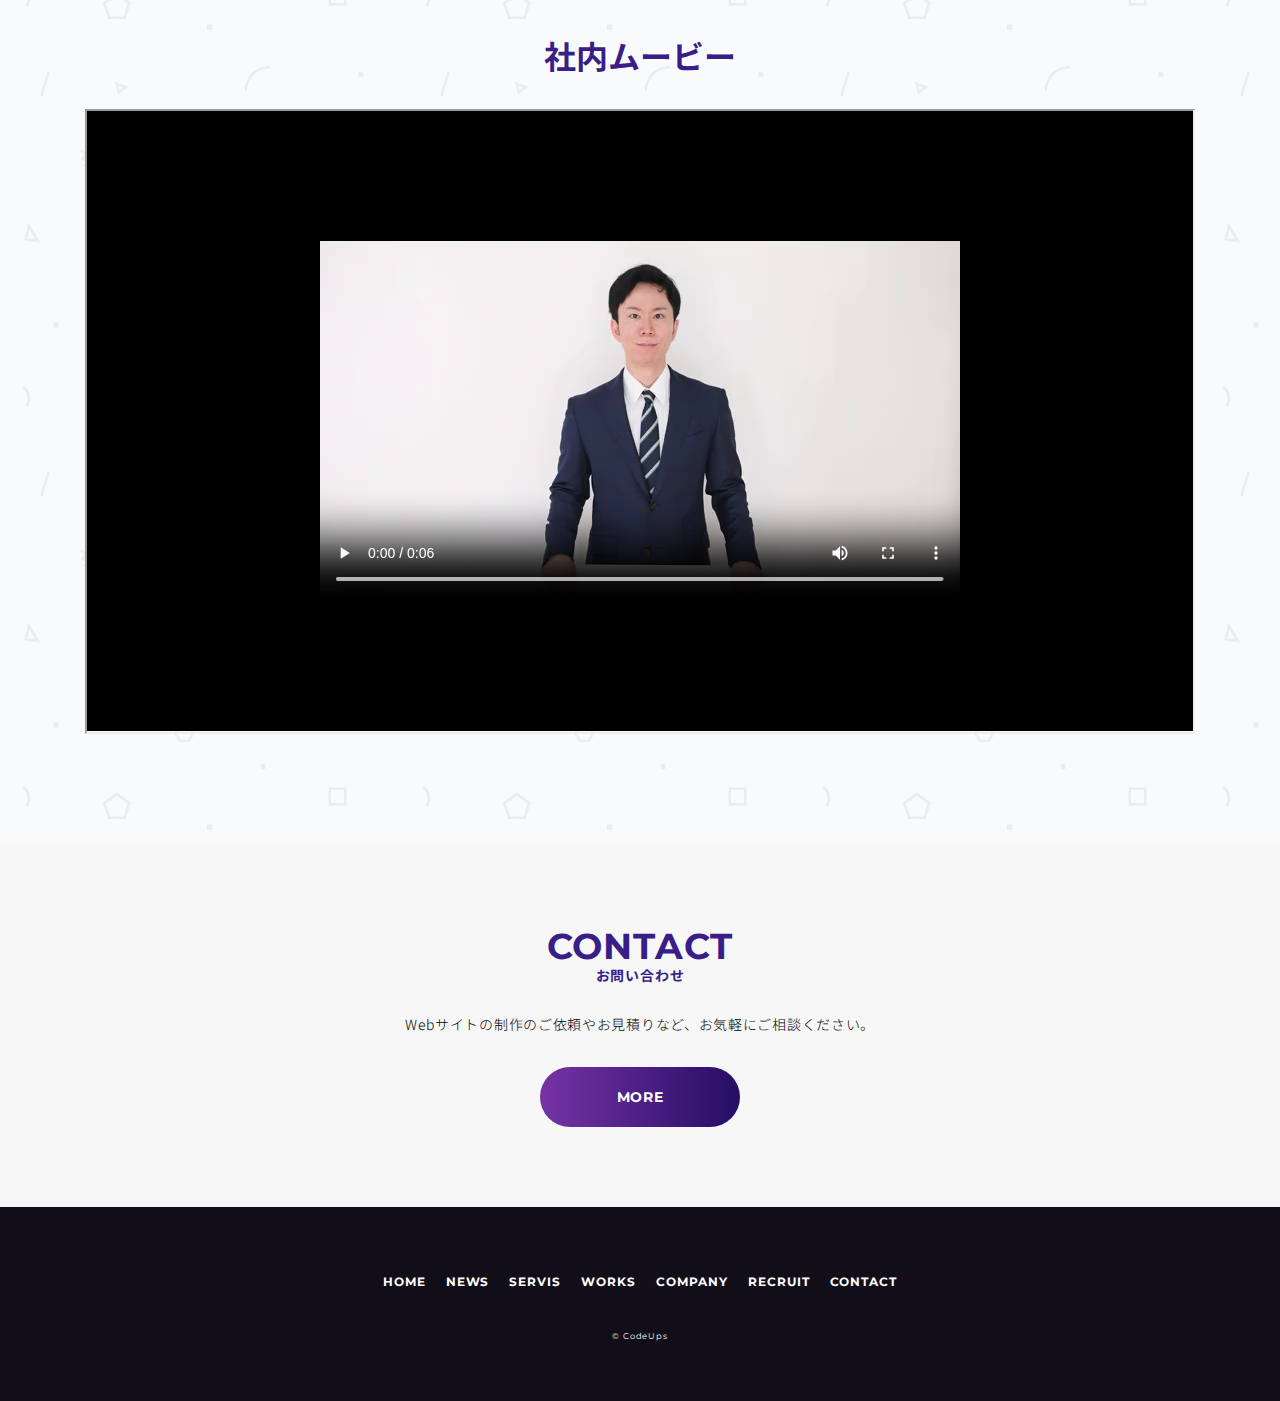
<file: page-recruit.html>
<!DOCTYPE html>
<html lang="ja">

<head>
  <meta charset="UTF-8" />
  <meta name="viewport" content="width=device-width,initial-scale=1.0" />
  <meta name="format-detection" content="telephone=no" />
  <!-- meta情報 -->
  <title>CodeUpsコーディング第三章</title>
  <meta name="description" content="" />
  <meta name="keywords" content="" />
  <!-- ogp -->
  <meta property="og:title" content="" />
  <meta property="og:type" content="" />
  <meta property="og:url" content="" />
  <meta property="og:image" content="" />
  <meta property="og:site_name" content="" />
  <meta property="og:description" content="" />
  <!-- ファビコン -->
  <link rel="”icon”" href="#" />

  <!-- Googlefont -->
  <link rel="preconnect" href="https://fonts.googleapis.com">
  <link rel="preconnect" href="https://fonts.gstatic.com" crossorigin>
  <link
    href="https://fonts.googleapis.com/css2?family=Montserrat:wght@400;700&family=Noto+Sans+JP:wght@400;700&display=swap"
    rel="stylesheet">
  <link
    href="https://fonts.googleapis.com/css2?family=Montserrat:wght@400;700&family=Noto+Sans+JP:wght@400;700&family=Noto+Serif+JP:wght@300;400;500;700&display=swap"
    rel="stylesheet">
  <link rel="stylesheet" href="https://cdn.jsdelivr.net/npm/swiper@11/swiper-bundle.min.css" />
  <!-- css -->

  <link rel="stylesheet" href="./css/styles.css">

  <!-- JavaScript -->
  <script src="https://code.jquery.com/jquery-3.6.0.js"></script>
  <script src="https://cdn.jsdelivr.net/npm/swiper@11/swiper-bundle.min.js"></script>
  <script defer src="./js/script.js"></script>
</head>

<body>
  <header class="l-header p-header">
    <div class="p-header__inner">
      <div class="p-header__logo">
        <a href="" class="p-header__logoLink">CodeUps</a>
      </div>
      <div class="p-header__drawer c-hamburger 
      js-hamburger">
        <span></span>
        <span></span>
        <span></span>
      </div>
      <nav class="p-header__pc-nav pc-nav">
        <ul class="pc-nav__items">
          <li class="pc-nav__item">
            <a href="#">HOME</a>
          </li>
          <li class="pc-nav__item">
            <a href="#">SERVIS</a>
          </li>
          <li class="pc-nav__item">
            <a href="#">WORKS</a>
          </li>
          <li class="pc-nav__item">
            <a href="#">COMPANY</a>
          </li>
          <li class="pc-nav__item">
            <a href="#">RECRUIT</a>
          </li>
          <li class="pc-nav__item">
            <a href="#">CONTACT</a>
          </li>
        </ul>
      </nav>
      <nav class="p-header__sp-nav sp-nav js-sp-nav">
        <ul class="sp-nav__items">
          <li class="sp-nav__item">
            <a href="#">HOME</a>
          </li>
          <li class="sp-nav__item">
            <a href="#">SERVIS</a>
          </li>
          <li class="sp-nav__item">
            <a href="#">WORKS</a>
          </li>
          <li class="sp-nav__item">
            <a href="#">COMPANY</a>
          </li>
          <li class="sp-nav__item">
            <a href="#">RECRUIT</a>
          </li>
          <li class="sp-nav__item">
            <a href="#">CONTACT</a>
          </li>
        </ul>
      </nav>
    </div>
  </header>

  <!--下層ページのメインビュー-->
  <div class="p-sub-mv js-mv-height">
    <div class="p-sub-mv__title">
      <div class="c-section-header c-section-header--white">
        <div class="c-section-header__engtitle">RECRUIT</div>
        <p class="c-section-header__jatitle">採用情報</p>
      </div>
    </div>
  </div>

  <!--パンくず-->
  <div class="c-breadcrumb">
    <div class="l-inner">
      <div>HOME > 採用情報</div>
    </div>
  </div>

  <section class="p-page-recruit">
    <div class="p-page-recruit__inner l-inner">
      <div class="p-page-recruit__title">
        <h2 class="p-page-recruit__main">Enjoy Creation for Client</h2>
        <p class="p-page-recruit__sub">楽しむ心が良いモノを生む</p>
        <p class="p-page-recruit__text">心を弾ましながら<br> 夢いっぱいのサイトを作ろう！ <br>お客様も自分もみんなが幸せになれるように</p>
      </div>
      <div class="p-page-recruit__image">
        <picture>
          <source media="(min-width: 768px)" srcset="./images/common/recruit_1-pc.png">
          <img src="./images/common/recruit_1.png" alt="女性たちの画像">
        </picture>
      </div>

      <div class="p-page-recruit__recruit">
        <div class="p-page-recruit__title c-section-header">
          <h2 class="c-section-header__subpage">募集中の職種</h2>
        </div>
        <div class="p-page-recruit__items">
          <!--ループ-->
          <div class="p-page-recruit__item">
            <h3 class="p-page-recruit__job-title">
              Webデザイナー
            </h3>
            <dl class="p-page-recruit__lists p-common-lists">
              <div class="p-common-lists__list">
                <dt>雇用形態</dt>
                <dd>正社員</dd>
              </div>
              <div class="p-common-lists__list">
                <dt>給与</dt>
                <dd>400万円〜600万円（経験・能力を考慮のうえ優遇）</dd>
              </div>
              <div class="p-common-lists__list">
                <dt>仕事内容</dt>
                <dd>Webサイトの制作。サイトのデザインとコーディングを担当していただきます。</dd>
              </div>
              <div class="p-common-lists__list">
                <dt>勤務時間</dt>
                <dd>10:00 〜 19:00（実働8時間、休憩1時間）</dd>
              </div>
              <div class="p-common-lists__list">
                <dt>応募資格</dt>
                <dd>PhotoshopやXDなどのデザインツールの使い方を理解し、コーディングの基礎スキルがある方。 実務未経験でも学校や独学で学習した方を歓迎します。
                  <p>・デザインやコーディングを楽しめる方<br>・常にアンテナを張って積極的にトレンドや最新の技術を取り入れる方<br>・お客様と一緒に楽しみながら高い目的を目指せる方</p>
                </dd>
              </div>
            </dl>
            <div class="p-page-recruit__apply">
              <a href="#" class="c-button">応募する</a>
              <p>求人サイトへ遷移します</p>
            </div>
          </div>
          <div class="p-page-recruit__item">
            <h3 class="p-page-recruit__job-title">
              Webデザイナー
            </h3>
            <dl class="p-page-recruit__lists p-common-lists">
              <div class="p-common-lists__list">
                <dt>雇用形態</dt>
                <dd>正社員</dd>
              </div>
              <div class="p-common-lists__list">
                <dt>給与</dt>
                <dd>400万円〜600万円（経験・能力を考慮のうえ優遇）</dd>
              </div>
              <div class="p-common-lists__list">
                <dt>仕事内容</dt>
                <dd>Webサイトの制作。サイトのデザインとコーディングを担当していただきます。</dd>
              </div>
              <div class="p-common-lists__list">
                <dt>勤務時間</dt>
                <dd>10:00 〜 19:00（実働8時間、休憩1時間）</dd>
              </div>
              <div class="p-common-lists__list">
                <dt>応募資格</dt>
                <dd>PhotoshopやXDなどのデザインツールの使い方を理解し、コーディングの基礎スキルがある方。 実務未経験でも学校や独学で学習した方を歓迎します。
                  <p>・デザインやコーディングを楽しめる方<br>・常にアンテナを張って積極的にトレンドや最新の技術を取り入れる方<br>・お客様と一緒に楽しみながら高い目的を目指せる方</p>
                </dd>
              </div>
            </dl>
            <div class="p-page-recruit__apply">
              <a href="#" class="c-button">応募する</a>
              <p>求人サイトへ遷移します</p>
            </div>
          </div>
        </div>
      </div>
      <div class="p-page-recruit__moves">
        <div class="p-page-recruit__title c-section-header">
          <h2 class="c-section-header__subpage">社内ムービー</h2>
        </div>
        <div class="p-page-recruit__move">
          <iframe src="./images/common/48088_640x360.mp4" alt="#">
          </iframe>
        </div>



      </div>
    </div>
  </section>



  <section class="l-contact l-contact--nt0 p-contact">
    <div class="p-contact__inner l-inner">
      <div class="p-contact__title c-section-header">
        <h2 class="c-section-header__engtitle">CONTACT</h2>
        <p class="c-section-header__jatitle">お問い合わせ</p>
      </div>
      <div class="p-contact__contents">
        <div class="p-contact__text-block">
          <p class="p-contact__text">Webサイトの制作のご依頼やお見積りなど、<br class="u-mobile">お気軽にご相談ください。</p>
        </div>
        <div class="p-contact__btn">
          <a href="#" class="c-button">more</a>
        </div>
      </div>
    </div>
  </section>



  <footer class="l-footer p-footer">
    <div class="p-footer__inner">

      <nav class="p-footer__nav p-footer-nav ">
        <ul class="p-footer-nav__items">
          <li class="p-footer-nav__item">
            <a href="">HOME</a>
          </li>
          <li class="p-footer-nav__item">
            <a href="">NEWS</a>
          </li>
          <li class="p-footer-nav__item">
            <a href="">SERVIS</a>
          </li>
          <li class="p-footer-nav__item">
            <a href="">WORKS</a>
          </li>
          <li class="p-footer-nav__item">
            <a href="">COMPANY</a>
          </li>
          <li class="p-footer-nav__item">
            <a href="">RECRUIT</a>
          </li>
          <li class="p-footer-nav__item">
            <a href="">CONTACT</a>
          </li>
        </ul>
      </nav>
      <div class="p-footer__copyright">
        <small>&copy; CodeUps</small>
      </div>
    </div>
  </footer>
</body>

</html>
</file>
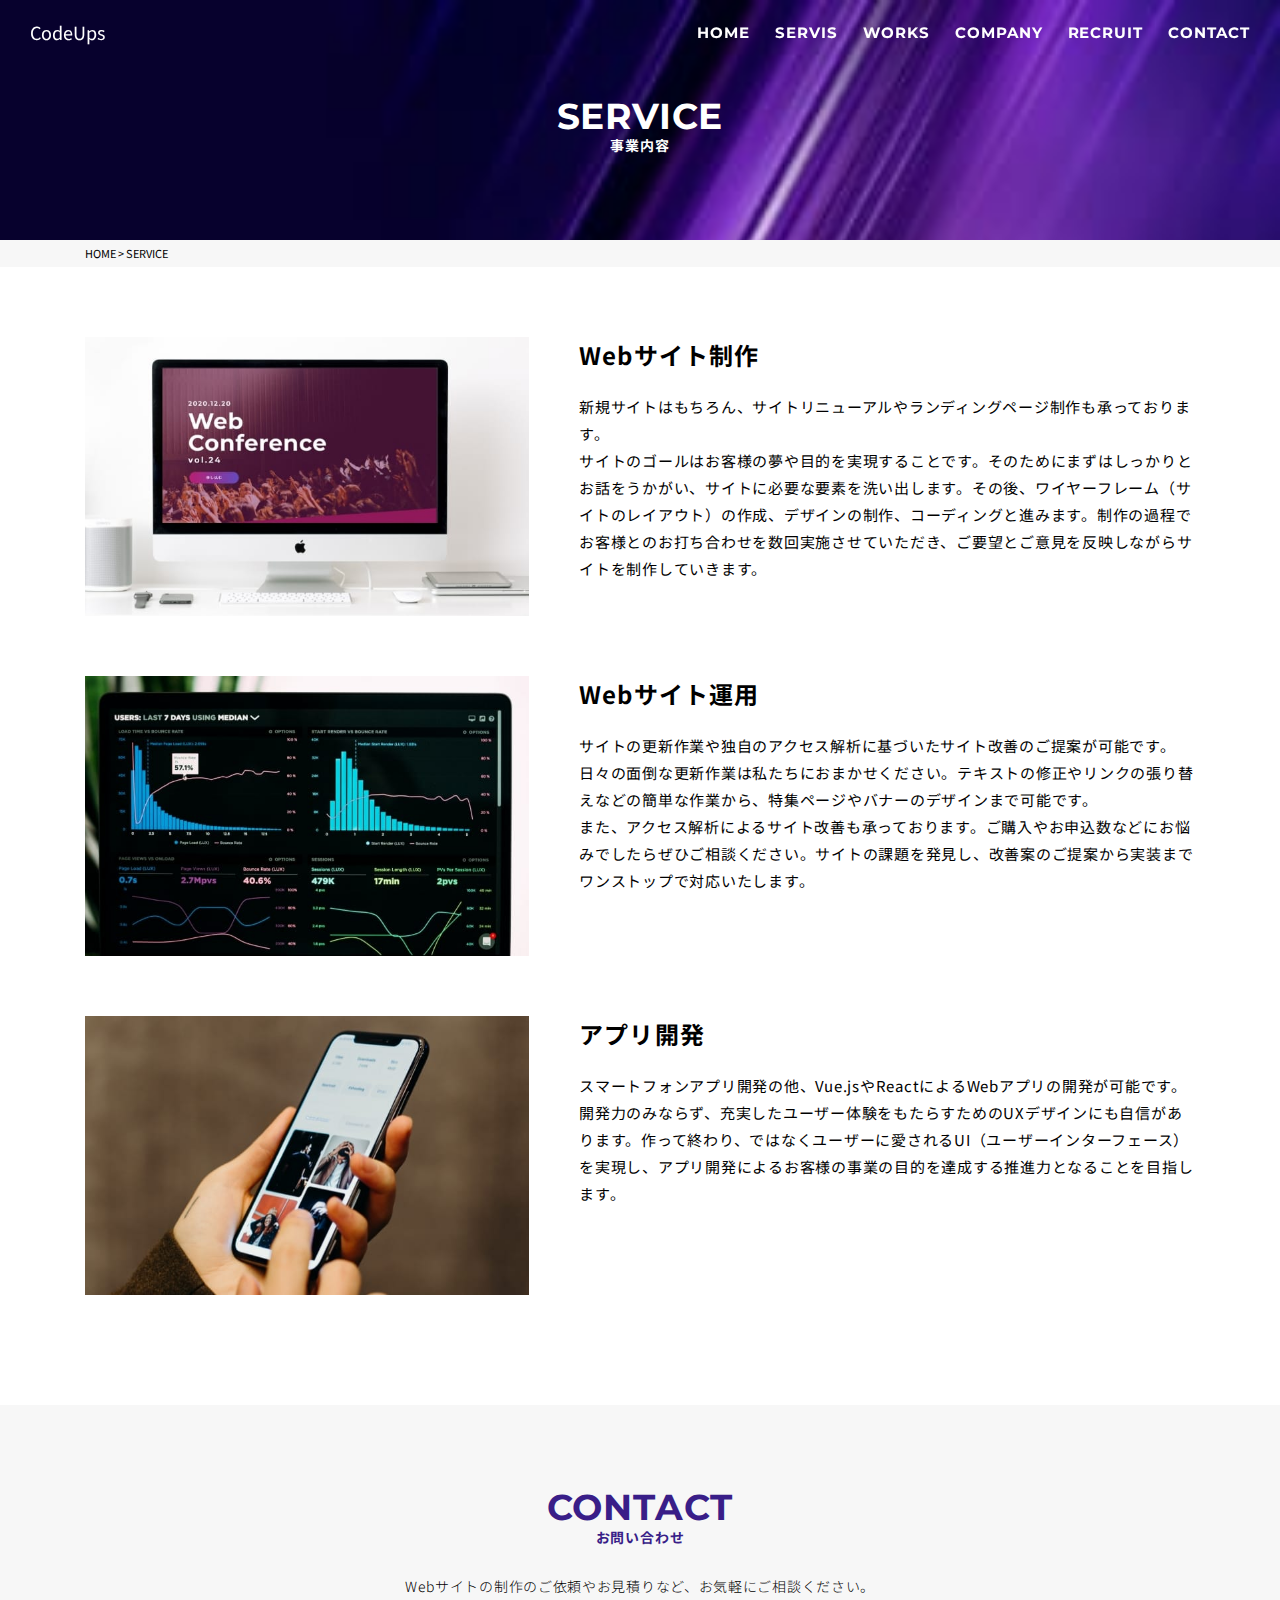
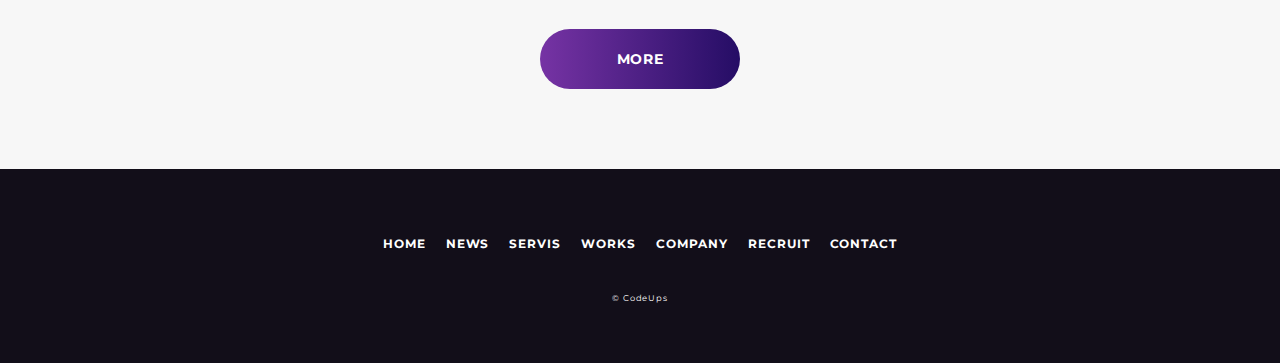
<file: page-service.html>
<!DOCTYPE html>
<html lang="ja">

<head>
  <meta charset="UTF-8" />
  <meta name="viewport" content="width=device-width,initial-scale=1.0" />
  <meta name="format-detection" content="telephone=no" />
  <!-- meta情報 -->
  <title>CodeUpsコーディング第三章</title>
  <meta name="description" content="" />
  <meta name="keywords" content="" />
  <!-- ogp -->
  <meta property="og:title" content="" />
  <meta property="og:type" content="" />
  <meta property="og:url" content="" />
  <meta property="og:image" content="" />
  <meta property="og:site_name" content="" />
  <meta property="og:description" content="" />
  <!-- ファビコン -->
  <link rel="”icon”" href="#" />

  <!-- Googlefont -->
  <link rel="preconnect" href="https://fonts.googleapis.com">
  <link rel="preconnect" href="https://fonts.gstatic.com" crossorigin>
  <link
    href="https://fonts.googleapis.com/css2?family=Montserrat:wght@400;700&family=Noto+Sans+JP:wght@400;700&display=swap"
    rel="stylesheet">
  <link
    href="https://fonts.googleapis.com/css2?family=Montserrat:wght@400;700&family=Noto+Sans+JP:wght@400;700&family=Noto+Serif+JP:wght@300;400;500;700&display=swap"
    rel="stylesheet">
  <link rel="stylesheet" href="https://cdn.jsdelivr.net/npm/swiper@11/swiper-bundle.min.css" />
  <!-- css -->

  <link rel="stylesheet" href="./css/styles.css">

  <!-- JavaScript -->
  <script src="https://code.jquery.com/jquery-3.6.0.js"></script>
  <script src="https://cdn.jsdelivr.net/npm/swiper@11/swiper-bundle.min.js"></script>
  <script defer src="./js/script.js"></script>
</head>

<body>
  <header class="l-header p-header">
    <div class="p-header__inner">
      <div class="p-header__logo">
        <a href="" class="p-header__logoLink">CodeUps</a>
      </div>

      <div class="p-header__drawer c-hamburger 
      js-hamburger">
        <span></span>
        <span></span>
        <span></span>
      </div>
      <nav class="p-header__pc-nav pc-nav">
        <ul class="pc-nav__items">
          <li class="pc-nav__item">
            <a href="#">HOME</a>
          </li>
          <li class="pc-nav__item">
            <a href="#">SERVIS</a>
          </li>
          <li class="pc-nav__item">
            <a href="#">WORKS</a>
          </li>
          <li class="pc-nav__item">
            <a href="#">COMPANY</a>
          </li>
          <li class="pc-nav__item">
            <a href="#">RECRUIT</a>
          </li>
          <li class="pc-nav__item">
            <a href="#">CONTACT</a>
          </li>
        </ul>
      </nav>
      <nav class="p-header__sp-nav sp-nav js-sp-nav">
        <ul class="sp-nav__items">
          <li class="sp-nav__item">
            <a href="#">HOME</a>
          </li>
          <li class="sp-nav__item">
            <a href="#">SERVIS</a>
          </li>
          <li class="sp-nav__item">
            <a href="#">WORKS</a>
          </li>
          <li class="sp-nav__item">
            <a href="#">COMPANY</a>
          </li>
          <li class="sp-nav__item">
            <a href="#">RECRUIT</a>
          </li>
          <li class="sp-nav__item">
            <a href="#">CONTACT</a>
          </li>
        </ul>
      </nav>
    </div>
  </header>

  <!--下層ページのメインビュー-->
  <div class="p-sub-mv js-mv-height">
    <div class="p-sub-mv__title">
      <div class="c-section-header c-section-header--white">
        <div class="c-section-header__engtitle">SERVICE</div>
        <p class="c-section-header__jatitle">事業内容</p>
      </div>
    </div>
  </div>

  <!--パンくず-->
  <div class="c-breadcrumb">
    <div class="l-inner">
      <div>HOME > SERVICE</div>
    </div>
  </div>

  <section class="l-page-service p-page-service">
    <div class="p-page-service__inner l-inner">
      <div class="p-page-service__items">
        <!-- ループ -->
        <div class="p-page-service__item">
          <div class="p-page-service__image">
            <img src="./images/common/service_1.jpg" alt="Webサイト制作">
          </div>
          <div class="p-page-service__text-block">
            <h2 class="p-page-service__title">Webサイト制作</h2>
            <p class="p-page-service__text">
              新規サイトはもちろん、サイトリニューアルやランディングページ制作も承っております。<br>サイトのゴールはお客様の夢や目的を実現することです。そのためにまずはしっかりとお話をうかがい、サイトに必要な要素を洗い出します。その後、ワイヤーフレーム（サイトのレイアウト）の作成、デザインの制作、コーディングと進みます。制作の過程でお客様とのお打ち合わせを数回実施させていただき、ご要望とご意見を反映しながらサイトを制作していきます。
            </p>
          </div>
        </div>
        <div class="p-page-service__item">
          <div class="p-page-service__image">
            <img src="./images/common/service_2.jpg" alt="Webサイト運用">
          </div>
          <div class="p-page-service__text-block">
            <h2 class="p-page-service__title">Webサイト運用</h2>
            <p class="p-page-service__text">
              サイトの更新作業や独自のアクセス解析に基づいたサイト改善のご提案が可能です。<br>
              日々の面倒な更新作業は私たちにおまかせください。テキストの修正やリンクの張り替えなどの簡単な作業から、特集ページやバナーのデザインまで可能です。<br>
              また、アクセス解析によるサイト改善も承っております。ご購入やお申込数などにお悩みでしたらぜひご相談ください。サイトの課題を発見し、改善案のご提案から実装までワンストップで対応いたします。
            </p>
          </div>
        </div>
        <div class="p-page-service__item">
          <div class="p-page-service__image">
            <img src="./images/common/service_3.jpg" alt="アプリ開発">
          </div>
          <div class="p-page-service__text-block">
            <h2 class="p-page-service__title">アプリ開発</h2>
            <p class="p-page-service__text">
              スマートフォンアプリ開発の他、Vue.jsやReactによるWebアプリの開発が可能です。開発力のみならず、充実したユーザー体験をもたらすためのUXデザインにも自信があります。作って終わり、ではなくユーザーに愛されるUI（ユーザーインターフェース）を実現し、アプリ開発によるお客様の事業の目的を達成する推進力となることを目指します。
            </p>
          </div>
        </div>

      </div>
    </div>

  </section>


  <section class="l-contact p-contact">
    <div class="p-contact__inner l-inner">
      <div class="p-contact__title c-section-header">
        <h2 class="c-section-header__engtitle">CONTACT</h2>
        <p class="c-section-header__jatitle">お問い合わせ</p>
      </div>
      <div class="p-contact__contents">
        <div class="p-contact__text-block">
          <p class="p-contact__text">Webサイトの制作のご依頼やお見積りなど、<br class="u-mobile">お気軽にご相談ください。</p>
        </div>
        <div class="p-contact__btn">
          <a href="#" class="c-button">more</a>
        </div>
      </div>
    </div>
  </section>



  <footer class="l-footer p-footer">
    <div class="p-footer__inner">

      <nav class="p-footer__nav p-footer-nav ">
        <ul class="p-footer-nav__items">
          <li class="p-footer-nav__item">
            <a href="">HOME</a>
          </li>
          <li class="p-footer-nav__item">
            <a href="">NEWS</a>
          </li>
          <li class="p-footer-nav__item">
            <a href="">SERVIS</a>
          </li>
          <li class="p-footer-nav__item">
            <a href="">WORKS</a>
          </li>
          <li class="p-footer-nav__item">
            <a href="">COMPANY</a>
          </li>
          <li class="p-footer-nav__item">
            <a href="">RECRUIT</a>
          </li>
          <li class="p-footer-nav__item">
            <a href="">CONTACT</a>
          </li>
        </ul>
      </nav>
      <div class="p-footer__copyright">
        <small>&copy; CodeUps</small>
      </div>
    </div>
  </footer>
</body>

</html>
</file>
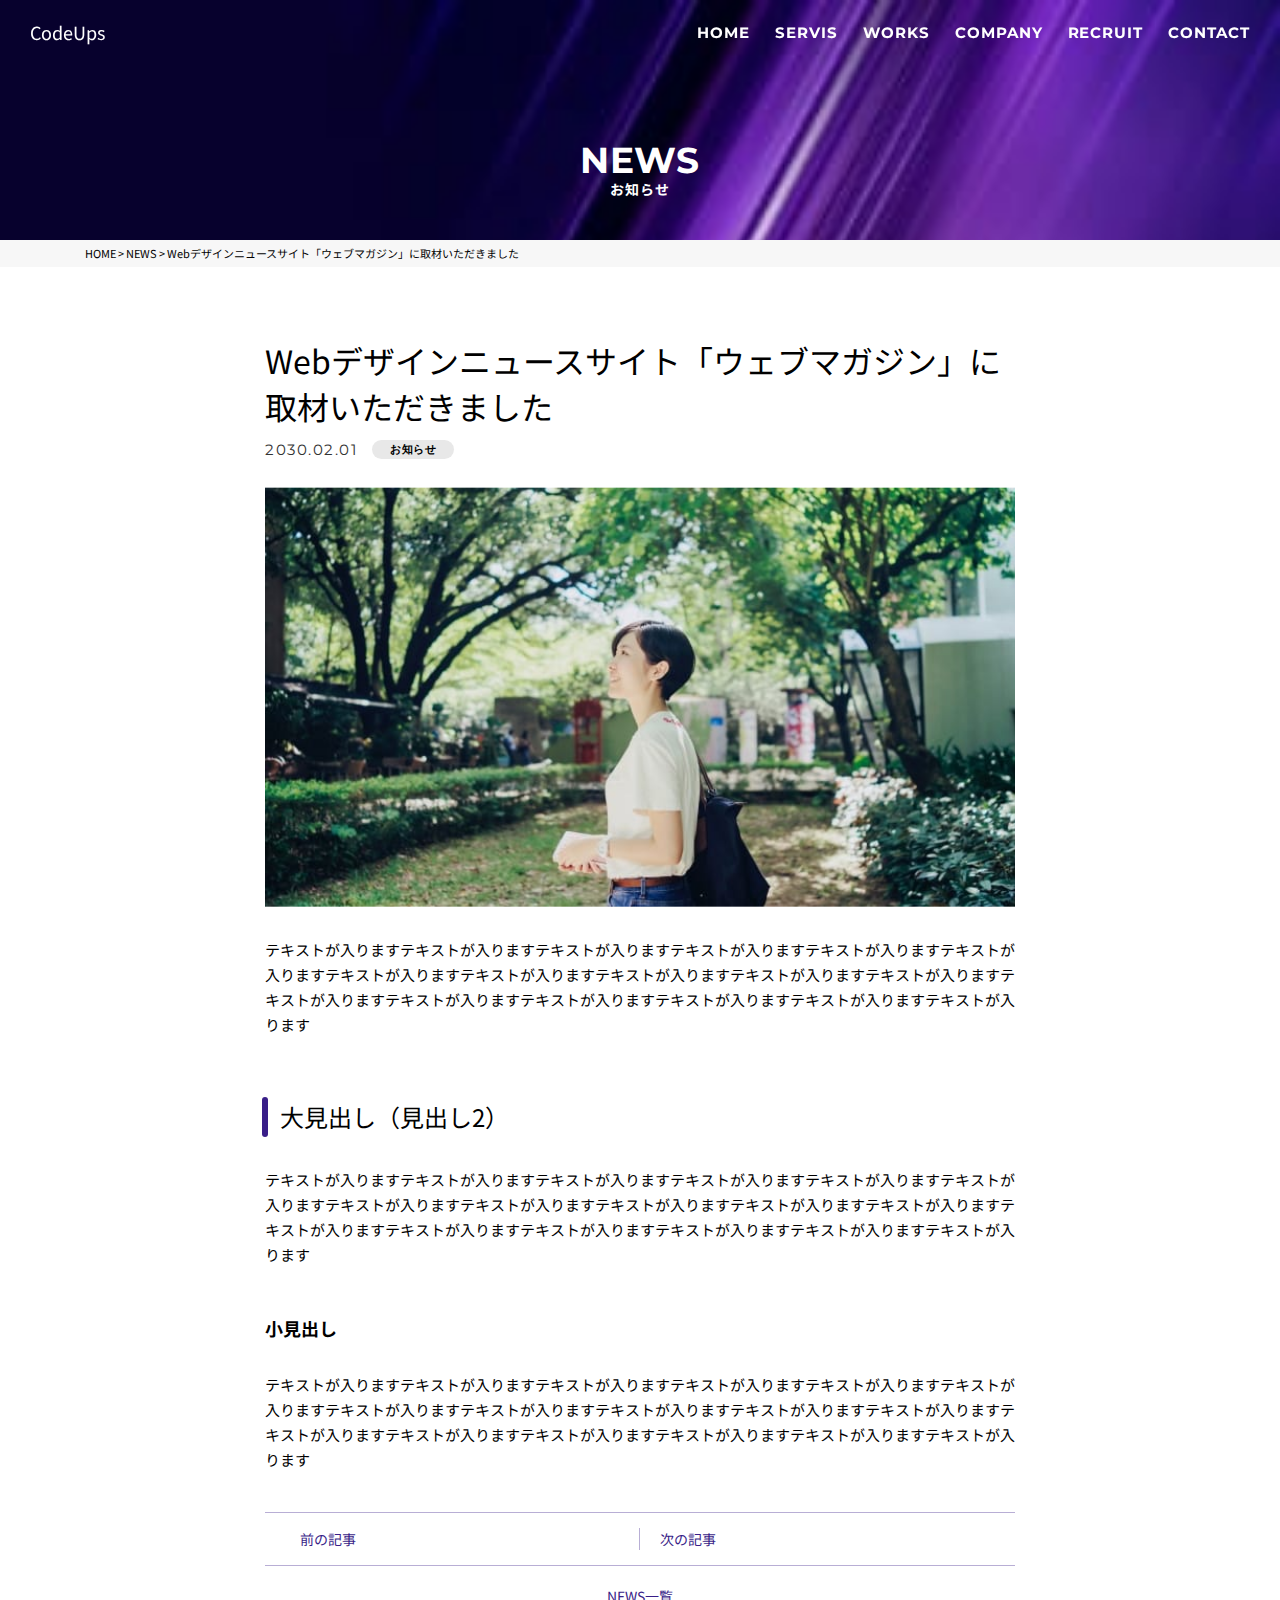
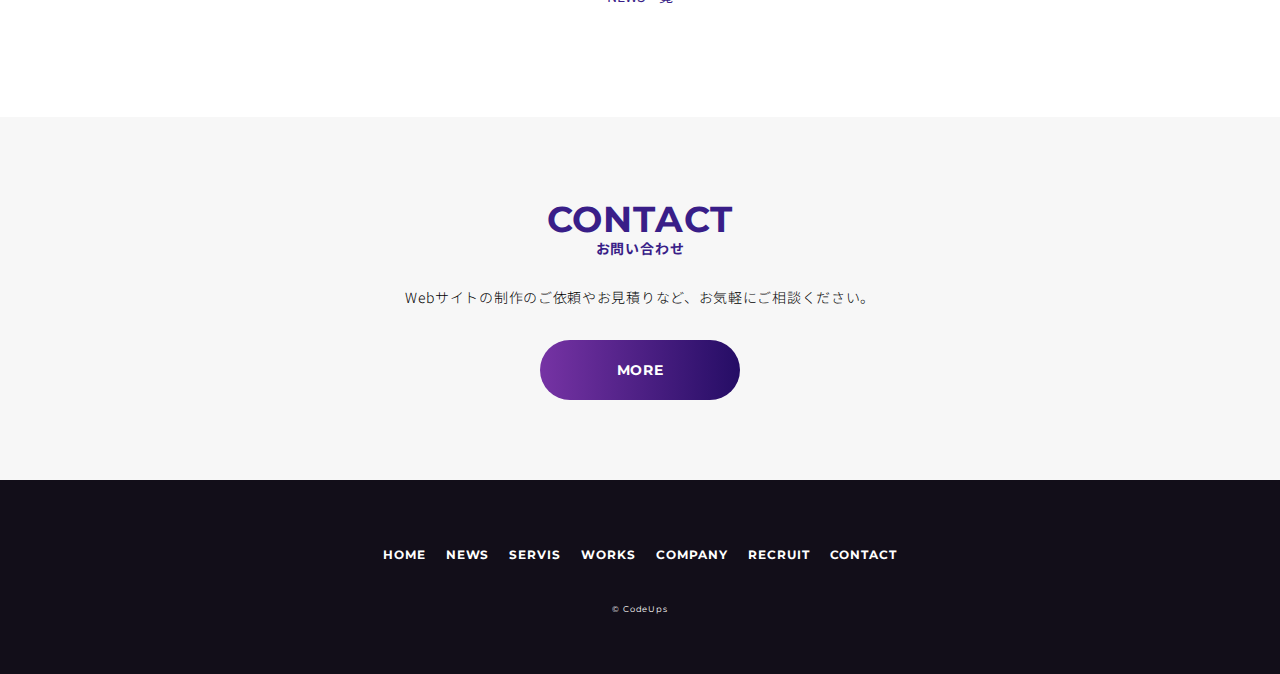
<file: single.html>
<!DOCTYPE html>
<html lang="ja">

<head>
  <meta charset="UTF-8" />
  <meta name="viewport" content="width=device-width,initial-scale=1.0" />
  <meta name="format-detection" content="telephone=no" />
  <!-- meta情報 -->
  <title>CodeUpsコーディング第三章</title>
  <meta name="description" content="" />
  <meta name="keywords" content="" />
  <!-- ogp -->
  <meta property="og:title" content="" />
  <meta property="og:type" content="" />
  <meta property="og:url" content="" />
  <meta property="og:image" content="" />
  <meta property="og:site_name" content="" />
  <meta property="og:description" content="" />
  <!-- ファビコン -->
  <link rel="”icon”" href="#" />

  <!-- Googlefont -->
  <link rel="preconnect" href="https://fonts.googleapis.com">
  <link rel="preconnect" href="https://fonts.gstatic.com" crossorigin>
  <link
    href="https://fonts.googleapis.com/css2?family=Montserrat:wght@400;700&family=Noto+Sans+JP:wght@400;700&display=swap"
    rel="stylesheet">
  <link
    href="https://fonts.googleapis.com/css2?family=Montserrat:wght@400;700&family=Noto+Sans+JP:wght@400;700&family=Noto+Serif+JP:wght@300;400;500;700&display=swap"
    rel="stylesheet">
  <link rel="stylesheet" href="https://cdn.jsdelivr.net/npm/swiper@11/swiper-bundle.min.css" />
  <!-- css -->

  <link rel="stylesheet" href="./css/styles.css">

  <!-- JavaScript -->
  <script src="https://code.jquery.com/jquery-3.6.0.js"></script>
  <script src="https://cdn.jsdelivr.net/npm/swiper@11/swiper-bundle.min.js"></script>
  <script defer src="./js/script.js"></script>
</head>

<body>
  <header class="l-header p-header">
    <div class="p-header__inner">
      <div class="p-header__logo">
        <a href="" class="p-header__logoLink">CodeUps</a>
      </div>
      <div class="p-header__drawer c-hamburger 
      js-hamburger">
        <span></span>
        <span></span>
        <span></span>
      </div>
      <nav class="p-header__pc-nav pc-nav">
        <ul class="pc-nav__items">
          <li class="pc-nav__item">
            <a href="#">HOME</a>
          </li>
          <li class="pc-nav__item">
            <a href="#">SERVIS</a>
          </li>
          <li class="pc-nav__item">
            <a href="#">WORKS</a>
          </li>
          <li class="pc-nav__item">
            <a href="#">COMPANY</a>
          </li>
          <li class="pc-nav__item">
            <a href="#">RECRUIT</a>
          </li>
          <li class="pc-nav__item">
            <a href="#">CONTACT</a>
          </li>
        </ul>
      </nav>
      <nav class="p-header__sp-nav sp-nav js-sp-nav">
        <ul class="sp-nav__items">
          <li class="sp-nav__item">
            <a href="#">HOME</a>
          </li>
          <li class="sp-nav__item">
            <a href="#">SERVIS</a>
          </li>
          <li class="sp-nav__item">
            <a href="#">WORKS</a>
          </li>
          <li class="sp-nav__item">
            <a href="#">COMPANY</a>
          </li>
          <li class="sp-nav__item">
            <a href="#">RECRUIT</a>
          </li>
          <li class="sp-nav__item">
            <a href="#">CONTACT</a>
          </li>
        </ul>
      </nav>
    </div>
  </header>

  <!--下層ページのメインビュー-->
  <div class="p-sub-mv js-mv-height">
    <div class="p-sub-mv p-sub-mv__title">
      <div class="c-section-header c-section-header--white">
        <div class="c-section-header__engtitle">NEWS</div>
        <p class="c-section-header__jatitle">お知らせ</p>
      </div>
    </div>
  </div>

  <!--パンくず-->
  <div class="c-breadcrumb">
    <div class="l-inner">
      <div>HOME > NEWS > Webデザインニュースサイト「ウェブマガジン」に取材いただきました</div>

    </div>
  </div>

  <section class="l-single-body p-single-body">
    <div class="p-single-body__inner l-inner">
      <div class="p-single-body__title">
        <h1>Webデザインニュースサイト「ウェブマガジン」に取材いただきました</h1>
      </div>
      <div class="p-single-body__meta">
        <div class="p-news-content">
          <div class="p-news-content__meta">
            <time datetime="2030-02-01" class="p-news-content__date">2030.02.01</time>
            <p class="p-news-content__category">お知らせ</p>
          </div>
        </div>
      </div>
      <div class="p-single-body__image">
        <img src="./images/common/catch.jpg" alt="">
      </div>
      <div class="p-single-body__content">
        <p>
          テキストが入りますテキストが入りますテキストが入りますテキストが入りますテキストが入りますテキストが入りますテキストが入りますテキストが入りますテキストが入りますテキストが入りますテキストが入りますテキストが入りますテキストが入りますテキストが入りますテキストが入りますテキストが入りますテキストが入ります
        </p>
        <h2>大見出し（見出し2）</h2>
        <p>
          テキストが入りますテキストが入りますテキストが入りますテキストが入りますテキストが入りますテキストが入りますテキストが入りますテキストが入りますテキストが入りますテキストが入りますテキストが入りますテキストが入りますテキストが入りますテキストが入りますテキストが入りますテキストが入りますテキストが入ります
        </p>
        <h3>小見出し</h3>
        <p>
          テキストが入りますテキストが入りますテキストが入りますテキストが入りますテキストが入りますテキストが入りますテキストが入りますテキストが入りますテキストが入りますテキストが入りますテキストが入りますテキストが入りますテキストが入りますテキストが入りますテキストが入りますテキストが入りますテキストが入ります
        </p>
      </div>

      <div class="c-page-link">
        <div class="c-page-link__inner">
          <div class="c-page-link__flex">
            <div class="c-page-link__prev">
              <a href="">前の記事</a>
            </div>
            <div class="c-page-link__next">
              <a href="">次の記事</a>
            </div>
          </div>
          <div class="c-page-link__archive">
            <a href="">NEWS一覧</a>
          </div>
        </div>
      </div>
    </div>
  </section>

  <section class="l-contact p-contact">
    <div class="p-contact__inner l-inner">
      <div class="p-contact__title c-section-header">
        <h2 class="c-section-header__engtitle">CONTACT</h2>
        <p class="c-section-header__jatitle">お問い合わせ</p>
      </div>
      <div class="p-contact__contents">
        <div class="p-contact__text-block">
          <p class="p-contact__text">Webサイトの制作のご依頼やお見積りなど、<br class="u-mobile">お気軽にご相談ください。</p>
        </div>
        <div class="p-contact__btn">
          <a href="#" class="c-button">more</a>
        </div>
      </div>
    </div>
  </section>



  <footer class="l-footer p-footer">
    <div class="p-footer__inner">

      <nav class="p-footer__nav p-footer-nav ">
        <ul class="p-footer-nav__items">
          <li class="p-footer-nav__item">
            <a href="">HOME</a>
          </li>
          <li class="p-footer-nav__item">
            <a href="">NEWS</a>
          </li>
          <li class="p-footer-nav__item">
            <a href="">SERVIS</a>
          </li>
          <li class="p-footer-nav__item">
            <a href="">WORKS</a>
          </li>
          <li class="p-footer-nav__item">
            <a href="">COMPANY</a>
          </li>
          <li class="p-footer-nav__item">
            <a href="">RECRUIT</a>
          </li>
          <li class="p-footer-nav__item">
            <a href="">CONTACT</a>
          </li>
        </ul>
      </nav>
      <div class="p-footer__copyright">
        <small>&copy; CodeUps</small>
      </div>
    </div>
  </footer>

</body>

</html>
</file>
<file: css/styles.css>
@charset "UTF-8";
/* リキッドレイアウト対応 */
body {
  font-family: "Noto Sans JP", sans-serif;
}

.u-desktop {
  display: none;
}
@media screen and (min-width: 768px) {
  .u-desktop {
    display: block;
  }
}

@media screen and (min-width: 768px) {
  .u-mobile {
    display: none;
  }
}

html {
  font-size: 16px;
}
@media (max-width: 375px) {
  html {
    font-size: 4.2666666667vw;
  }
}
@media screen and (min-width: 768px) {
  html {
    font-size: 1.4414414414vw;
  }
}
@media (min-width: 1110px) {
  html {
    font-size: 16px;
  }
}

/* pcの電話番号発信対応 */
@media screen and (min-width: 768px) {
  a[href^="tel:"] {
    pointer-events: none;
  }
}

/* ホバー */
a {
  text-decoration: none;
  color: inherit;
  -webkit-transition: opacity 0.3s;
  transition: opacity 0.3s;
}
@media screen and (min-width: 768px) {
  a:hover {
    opacity: 0.8;
  }
}

*,
*::before,
*::after {
  -webkit-box-sizing: border-box;
          box-sizing: border-box;
}

/* Remove default padding */
ul,
ol {
  padding: 0;
}

/* Remove default margin */
body,
h1,
h2,
h3,
h4,
p,
ul,
ol,
figure,
blockquote,
dl,
dd {
  margin: 0;
}

/* Set core root defaults */
html {
  scroll-behavior: smooth;
}

/* Set core body defaults */
body {
  min-height: 100vh;
  text-rendering: optimizeSpeed;
  line-height: 1.5;
}

/* Remove list styles on ul, ol elements with a class attribute */
ul,
ol {
  list-style: none;
}

/* A elements that don't have a class get default styles */
a:not([class]) {
  text-decoration-skip-ink: auto;
}

/* Make images easier to work with */
img {
  max-width: 100%;
  display: block;
  width: 100%;
}

/* Natural flow and rhythm in articles by default */
article > * + * {
  margin-top: 1em;
}

/* Inherit fonts for inputs and buttons */
input,
button,
textarea,
select {
  font: inherit;
}

/* Blur images when they have no alt attribute */
img:not([alt]) {
  filter: url('data:image/svg+xml;charset=utf-8,<svg xmlns="http://www.w3.org/2000/svg"><filter id="filter"><feGaussianBlur stdDeviation="10" /></filter></svg>#filter');
  -webkit-filter: blur(10px);
          filter: blur(10px);
}

/* フォームリセット */
input,
button,
select,
textarea {
  -webkit-appearance: none;
  -moz-appearance: none;
  appearance: none;
  background: transparent;
  border: none;
  border-radius: 0;
  font: inherit;
  outline: none;
}

textarea {
  resize: vertical;
}

input[type=checkbox],
input[type=radio] {
  display: none;
}

input[type=submit],
input[type=button],
label,
button,
select {
  cursor: pointer;
}

select::-ms-expand {
  display: none;
}

.l-archive-home {
  margin-top: 40px;
  margin-top: 2.5rem;
}
@media screen and (min-width: 768px) {
  .l-archive-home {
    margin-top: 3.75rem;
  }
}

.l-archive-works {
  margin-top: 40px;
  margin-top: 2.5rem;
}
@media screen and (min-width: 768px) {
  .l-archive-works {
    margin-top: 4.375rem;
  }
}

.l-company-info {
  margin-top: 80px;
  margin-top: 5rem;
}
@media screen and (min-width: 768px) {
  .l-company-info {
    margin-top: 8.75rem;
  }
}

.l-company {
  margin-top: 50px;
  margin-top: 3.125rem;
}
@media screen and (min-width: 768px) {
  .l-company {
    margin-top: 2.5rem;
  }
}

.l-contact {
  margin-top: 80px;
  margin-top: 5rem;
}
@media screen and (min-width: 768px) {
  .l-contact {
    margin-top: 6.875rem;
  }
}

.l-contact--nt0 {
  margin-top: 0;
}

.l-inner {
  width: 100%;
  padding-right: 20px;
  padding-left: 20px;
  margin-right: auto;
  margin-left: auto;
}
@media screen and (min-width: 768px) {
  .l-inner {
    max-width: 1160px;
    padding-right: 25px;
    padding-left: 25px;
  }
}

.l-page-contact {
  margin-top: 40px;
  margin-top: 2.5rem;
  margin-bottom: 40px;
  margin-bottom: 2.5rem;
}
@media screen and (min-width: 768px) {
  .l-page-contact {
    margin-top: 4.375rem;
    margin-bottom: 4.375rem;
  }
}

.l-page-service {
  margin-top: 40px;
  margin-top: 2.5rem;
}
@media screen and (min-width: 768px) {
  .l-page-service {
    margin-top: 4.375rem;
  }
}

.l-pagenavi {
  margin-top: 40px;
  margin-top: 2.5rem;
}

.l-recruit {
  margin-top: 40px;
  margin-top: 2.5rem;
}
@media screen and (min-width: 768px) {
  .l-recruit {
    margin-top: 4.375rem;
  }
}

.l-service {
  margin-top: 80px;
  margin-top: 5rem;
}
@media screen and (min-width: 768px) {
  .l-service {
    margin-top: 8.75rem;
  }
}

.l-single-body {
  margin-top: 40px;
  margin-top: 2.5rem;
}
@media screen and (min-width: 768px) {
  .l-single-body {
    margin-top: 4.375rem;
  }
}

.l-topNews {
  margin-top: 40px;
  margin-top: 2.5rem;
}
@media screen and (min-width: 768px) {
  .l-topNews {
    margin-top: 4.375rem;
  }
}

.l-works {
  margin-top: 80px;
  margin-top: 5rem;
}

.c-breadcrumb {
  padding: 5px;
  padding: 0.3125rem;
  background-color: #F7F7F7;
  font-size: 11px;
  font-size: 0.6875rem;
}

.c-button {
  text-align: center;
  display: inline-block;
  font-size: 14px;
  font-size: 0.875rem;
  font-weight: 700;
  color: #fff;
  width: 200px;
  width: 12.5rem;
  text-transform: uppercase;
  background: transparent -webkit-gradient(linear, left top, right top, from(#7633A4), to(#250d65)) 0% 0% no-repeat padding-box;
  background: transparent linear-gradient(90deg, #7633A4 0%, #250d65 100%) 0% 0% no-repeat padding-box;
  border-radius: 50px;
  line-height: 1;
  padding: 23px 0;
  padding: 1.4375rem 0;
  letter-spacing: 0.05em;
  font-family: "Montserrat", sans-serif;
}

.c-hamburger {
  position: relative;
  width: 30px;
  width: 1.875rem;
  height: 30px;
  height: 1.875rem;
  z-index: 100;
}

.c-hamburger span {
  position: absolute;
  width: inherit;
  height: 2px;
  height: 0.125rem;
  background-color: #fff;
  -webkit-transition: 0.3s;
  transition: 0.3s;
}

.c-hamburger span:nth-child(1) {
  top: 15%;
}

.c-hamburger span:nth-child(2) {
  top: 51%;
  opacity: 1;
}

.c-hamburger span:nth-child(3) {
  top: 85%;
}

.c-hamburger.is-active span:nth-child(1) {
  top: 60%;
  -webkit-transform: rotate(45deg);
          transform: rotate(45deg);
}

.c-hamburger.is-active span:nth-child(2) {
  top: 51%;
  opacity: 0;
}

.c-hamburger.is-active span:nth-child(3) {
  top: 60%;
  -webkit-transform: rotate(-45deg);
          transform: rotate(-45deg);
}

.c-mv-btn {
  display: inline-block;
  padding: 21px 70px;
  padding: 1.3125rem 4.375rem;
  border: 1px solid #fff;
  line-height: 1;
  font-size: 15px;
  font-size: 0.9375rem;
  letter-spacing: 0.8px;
  letter-spacing: 0.05rem;
  font-family: "Montserrat", sans-serif;
  font-weight: 700;
  border-radius: 50px;
}

.c-page-link {
  color: #391E88;
  margin-top: 40px;
  margin-top: 2.5rem;
}

.c-page-link__flex {
  display: -webkit-box;
  display: -ms-flexbox;
  display: flex;
  -webkit-box-align: center;
      -ms-flex-align: center;
          align-items: center;
  padding: 15px;
  padding: 0.9375rem;
  border-top: 1px solid #B8AED5;
  border-bottom: 1px solid #B8AED5;
}

.c-page-link__prev, .c-page-link__next {
  padding: 0 20px;
  padding: 0 1.25rem;
  font-size: 12px;
  font-size: 0.75rem;
  width: 50%;
  position: relative;
  line-height: 1.5714285714;
}
@media screen and (min-width: 768px) {
  .c-page-link__prev, .c-page-link__next {
    font-size: 0.875rem;
  }
}

.c-page-link__prev {
  margin-right: auto;
}

.c-page-link__prev::after {
  content: "";
  width: 1px;
  height: 100%;
  background-color: #B8AED5;
  position: absolute;
  top: 0;
  right: 0;
  bottom: 0;
}

.c-page-link__next {
  margin-left: auto;
}

.c-page-link__archive {
  margin-top: 20px;
  margin-top: 1.25rem;
  text-align: center;
  font-size: 12px;
  font-size: 0.75rem;
}
@media screen and (min-width: 768px) {
  .c-page-link__archive {
    font-size: 0.875rem;
  }
}

.c-section-header {
  color: #391E88;
  text-align: center;
}

.c-section-header__engtitle {
  font-size: 30px;
  font-size: 1.875rem;
  font-weight: 700;
  letter-spacing: 0.8px;
  letter-spacing: 0.05rem;
  line-height: 1.2333333333;
  font-family: "Montserrat", sans-serif;
  text-transform: uppercase;
}
@media screen and (min-width: 768px) {
  .c-section-header__engtitle {
    font-size: 2.25rem;
  }
}

.c-section-header__jatitle {
  font-size: 13px;
  font-size: 0.8125rem;
  font-weight: 700;
  letter-spacing: 0.8px;
  letter-spacing: 0.05rem;
  line-height: 1;
}
@media screen and (min-width: 768px) {
  .c-section-header__jatitle {
    font-size: 0.875rem;
  }
}

@media screen and (min-width: 768px) {
  .c-section-header--left {
    text-align: left;
  }
}

.c-section-header--white {
  color: #fff;
}

.c-section-header__subpage {
  font-size: 24px;
  font-size: 1.5rem;
  font-weight: bold;
  line-height: 1.5;
}
@media screen and (min-width: 768px) {
  .c-section-header__subpage {
    font-size: 2rem;
  }
}

.c-to-top {
  position: fixed;
  right: 10px;
  right: 0.625rem;
  bottom: 10px;
  bottom: 0.625rem;
  border-radius: 50%;
  overflow: hidden;
  border: 1px solid;
}

.c-to-top a {
  display: block;
  width: 50px;
  width: 3.125rem;
  height: 50px;
  height: 3.125rem;
  background-color: #fff;
}

.c-to-top a span {
  position: absolute;
  background-color: transparent;
  width: 20px;
  width: 1.25rem;
  height: 20px;
  height: 1.25rem;
  border-top: 2px solid;
  border-right: 2px solid;
  top: 50%;
  left: 50%;
  -webkit-transform: translate(-50%, calc(-50% + 0.25em)) rotate(-45deg);
          transform: translate(-50%, calc(-50% + 0.25em)) rotate(-45deg);
}

.p-archive-home-inner.l-inner {
  max-width: 965px;
  max-width: 60.3125rem;
}

.p-archive-home__item:not(:first-child) {
  margin-top: 32px;
  margin-top: 2rem;
}
@media screen and (min-width: 768px) {
  .p-archive-home__item:not(:first-child) {
    margin-top: 0.9375rem;
  }
}

.p-archive-works__inner.l-inner {
  padding: 0 15px;
  padding: 0 0.9375rem;
}

.p-archive-works__items {
  display: grid;
  grid-template-columns: repeat(1, 1fr);
  gap: 40px;
  gap: 2.5rem;
}
@media screen and (min-width: 768px) {
  .p-archive-works__items {
    grid-template-columns: repeat(3, 1fr);
    gap: 1.75rem 1.875rem;
  }
}

.p-archive-works__img {
  aspect-ratio: 345/235;
  overflow: hidden;
}

.p-archive-works__img img {
  width: 100%;
  height: 100%;
  -o-object-fit: cover;
     object-fit: cover;
}

.p-archive-works__title {
  margin-top: 15px;
  margin-top: 0.9375rem;
}

.p-archive-works__name {
  font-size: 16px;
  font-size: 1rem;
  text-align: center;
  letter-spacing: 0.05em;
  font-weight: 400;
}

.p-card__img {
  position: relative;
}

.p-card__img::before {
  content: "";
  display: block;
  padding-top: 62.686567%;
}

.p-card__img img {
  position: absolute;
  top: 50%;
  left: 50%;
  -webkit-transform: translate(-50%, -50%);
          transform: translate(-50%, -50%);
  width: 100%;
  height: 100%;
  -o-object-fit: cover;
     object-fit: cover;
}

.p-card__body {
  margin-top: 14px;
  margin-top: 0.875rem;
}

.p-card__title {
  text-align: center;
  font-size: 18px;
  font-size: 1.125rem;
  font-weight: 700;
  font-family: "Montserrat", sans-serif;
  letter-spacing: 0.8px;
  letter-spacing: 0.05rem;
}

.p-card__text {
  font-size: 14px;
  font-size: 0.875rem;
  font-weight: 300;
  letter-spacing: 0.8px;
  letter-spacing: 0.05rem;
  line-height: 1.79;
  margin-top: 10px;
  margin-top: 0.625rem;
}

.p-common-lists__list {
  padding: 20px 0;
  padding: 1.25rem 0;
  border-bottom: 1px solid #DDDDDD;
}
@media screen and (min-width: 768px) {
  .p-common-lists__list {
    display: -webkit-box;
    display: -ms-flexbox;
    display: flex;
    padding: 1.875rem 0;
  }
}

.p-common-lists__list dt {
  font-weight: bold;
}
@media screen and (min-width: 768px) {
  .p-common-lists__list dt {
    width: 10.875rem;
  }
}

.p-common-lists__list dd {
  margin-top: 10px;
  margin-top: 0.625rem;
}
@media screen and (min-width: 768px) {
  .p-common-lists__list dd {
    margin-top: 0;
    width: calc(100% - 10.875rem);
  }
}

.p-company-info__map {
  aspect-ratio: 335/240;
  margin-top: 40px;
  margin-top: 2.5rem;
}
@media screen and (min-width: 768px) {
  .p-company-info__map {
    margin-top: 3.75rem;
    aspect-ratio: 1110/394;
  }
}

.p-company-info__map iframe {
  width: 100%;
  height: 100%;
}

.p-company-info__map-link {
  margin-top: 10px;
  margin-top: 0.625rem;
}

.p-company-info__map-link a {
  font-size: 14px;
  font-size: 0.875rem;
  letter-spacing: 0.05em;
  color: #240C6A;
}
@media screen and (min-width: 768px) {
  .p-company-info__map-link a {
    font-size: 1rem;
  }
}

.p-company-info__items {
  margin-top: 30px;
  margin-top: 1.875rem;
}

.p-company-info__item {
  padding: 20px 0;
  padding: 1.25rem 0;
  border-bottom: 1px solid #DDDDDD;
}
@media screen and (min-width: 768px) {
  .p-company-info__item {
    display: -webkit-box;
    display: -ms-flexbox;
    display: flex;
    padding: 1.875rem 0;
  }
}

.p-company-info__item dt {
  font-weight: bold;
}
@media screen and (min-width: 768px) {
  .p-company-info__item dt {
    width: 10.875rem;
  }
}

.p-company-info__item dd {
  margin-top: 10px;
  margin-top: 0.625rem;
}
@media screen and (min-width: 768px) {
  .p-company-info__item dd {
    margin-top: 0;
    width: calc(100% - 10.875rem);
  }
}

.p-company-info__map {
  aspect-ratio: 335/240;
  margin-top: 40px;
  margin-top: 2.5rem;
}
@media screen and (min-width: 768px) {
  .p-company-info__map {
    margin-top: 3.75rem;
    aspect-ratio: 1110/394;
  }
}

.p-company-info__map iframe {
  width: 100%;
  height: 100%;
}

.p-company-info__map-link {
  margin-top: 10px;
  margin-top: 0.625rem;
}

.p-company-info__map-link a {
  font-size: 14px;
  font-size: 0.875rem;
  letter-spacing: 0.05em;
  color: #240C6A;
}
@media screen and (min-width: 768px) {
  .p-company-info__map-link a {
    font-size: 1rem;
  }
}

.p-company {
  padding-top: 32px;
  padding-top: 2rem;
  padding-bottom: 96px;
  padding-bottom: 6rem;
  background-image: url(../images/common/company-bg.png);
  background-repeat: no-repeat;
  background-size: contain;
  background-position: -15px 0;
  background-position: -0.9375rem 0;
}
@media screen and (min-width: 768px) {
  .p-company {
    background-image: url(../images/common/company-bg-pc.png);
    background-repeat: no-repeat;
    background-size: contain;
    background-position: center center;
    padding-top: 8.5rem;
  }
}

.p-company--subPage {
  padding-top: 32px;
  padding-top: 2rem;
  padding-bottom: 0;
  background-image: url(../images/common/page-company-bg.png);
  background-repeat: no-repeat;
  background-size: contain;
  background-position: -13px -46px;
  background-position: -0.8125rem -2.875rem;
}
@media screen and (min-width: 768px) {
  .p-company--subPage {
    background-image: url(../images/common/page-company-bg-pc.png);
    background-repeat: no-repeat;
    background-size: 81.25rem;
    background-position: top center;
    padding-top: 8.5rem;
  }
}

.p-company__inner.l-inner {
  max-width: 1300px;
  max-width: 81.25rem;
}

.p-company__contents {
  margin-top: 30px;
  margin-top: 1.875rem;
}

.p-company__subtitle {
  text-align: center;
  font-size: 32px;
  font-size: 2rem;
  font-weight: 600;
  letter-spacing: 0.05em;
  line-height: 1.5;
}

.p-company__yellow {
  background: -webkit-gradient(linear, left top, left bottom, from(transparent), color-stop(75%, transparent), color-stop(75%, #F5F534), color-stop(75%, #F5F534), color-stop(95%, transparent), to(transparent));
  background: linear-gradient(180deg, transparent 0%, transparent 75%, #F5F534 75%, #F5F534 75%, transparent 95%, transparent 100%);
}

.p-company__content {
  margin-top: 43px;
  margin-top: 2.6875rem;
}

.p-company__text {
  text-align: center;
  font-size: 14px;
  font-size: 0.875rem;
  font-weight: 300;
  letter-spacing: 0.05em;
  line-height: 1.79;
}

.p-company__btn {
  text-align: center;
  margin-top: 30px;
  margin-top: 1.875rem;
}

.p-company__message {
  margin-top: 60px;
  margin-top: 3.75rem;
}
@media screen and (min-width: 768px) {
  .p-company__message {
    display: -webkit-box;
    display: -ms-flexbox;
    display: flex;
    -webkit-box-pack: center;
        -ms-flex-pack: center;
            justify-content: center;
    gap: 3.125rem;
    margin-top: 10rem;
  }
}

.p-company__message-image {
  aspect-ratio: 335/248;
}
@media screen and (min-width: 768px) {
  .p-company__message-image {
    max-width: 27.8125rem;
    width: 100%;
  }
}

.p-company__message-image img {
  width: 100%;
  height: 100%;
  -o-object-fit: cover;
     object-fit: cover;
}

.p-company__message-text {
  margin-top: 30px;
  margin-top: 1.875rem;
  font-size: 14px;
  font-size: 0.875rem;
  line-height: 1.7142857143;
  letter-spacing: 0.05em;
}
@media screen and (min-width: 768px) {
  .p-company__message-text {
    margin-top: 0;
    max-width: 37.8125rem;
    width: 100%;
    font-size: 0.9375rem;
  }
}

.p-company__message-text p:not(:first-child) {
  margin-top: 24px;
  margin-top: 1.5rem;
}

.p-contact {
  padding: 60px 0;
  padding: 3.75rem 0;
  background-color: #F7F7F7;
}
@media screen and (min-width: 768px) {
  .p-contact {
    padding: 5rem 0;
  }
}

.p-contact__text-block {
  text-align: center;
  margin-top: 30px;
  margin-top: 1.875rem;
}

.p-contact__text {
  text-align: center;
  font-size: 14px;
  font-size: 0.875rem;
  font-weight: 300;
  letter-spacing: 0.05em;
  line-height: 1.79;
}

.p-contact__btn {
  text-align: center;
  margin-top: 30px;
  margin-top: 1.875rem;
}

.p-footer-nav__items {
  display: -webkit-box;
  display: -ms-flexbox;
  display: flex;
  -ms-flex-wrap: wrap;
      flex-wrap: wrap;
  gap: 20px;
  gap: 1.25rem;
}
@media screen and (min-width: 768px) {
  .p-footer-nav__items {
    -webkit-box-pack: center;
        -ms-flex-pack: center;
            justify-content: center;
  }
}

.p-footer-nav__item a {
  color: #fff;
  font-family: "Montserrat", sans-serif;
  font-size: 12px;
  font-size: 0.75rem;
  font-weight: 700;
  line-height: 1.25;
  letter-spacing: 0.96px;
  letter-spacing: 0.06rem;
}

.p-footer {
  background-color: #120E19;
  padding-top: 50px;
  padding-top: 3.125rem;
  padding-bottom: 20px;
  padding-bottom: 1.25rem;
}
@media screen and (min-width: 768px) {
  .p-footer {
    padding: 3.75rem 0;
  }
}

.p-footer__inner {
  padding: 0 30px;
  padding: 0 1.875rem;
  margin: auto;
}

.p-footer__copyright {
  text-align: center;
  margin-top: 40px;
  margin-top: 2.5rem;
  color: #fff;
  font-family: "Montserrat", sans-serif;
  font-size: 10px;
  font-size: 0.625rem;
  font-weight: 400;
  line-height: 1;
  letter-spacing: 0.8px;
  letter-spacing: 0.05rem;
}

.p-form {
  letter-spacing: 0.05em;
}

.p-form__radio {
  margin-top: 5px;
  margin-top: 0.3125rem;
  display: -webkit-box;
  display: -ms-flexbox;
  display: flex;
  -webkit-box-orient: vertical;
  -webkit-box-direction: normal;
      -ms-flex-direction: column;
          flex-direction: column;
}
@media screen and (min-width: 768px) {
  .p-form__radio {
    display: inline;
  }
}

.p-form dl:not(:first-child) {
  margin-top: 30px;
  margin-top: 1.875rem;
}

.p-form__item dt {
  font-size: 15px;
  font-size: 0.9375rem;
  line-height: 2;
  font-weight: 600;
}

.p-form__item dt span {
  color: #391E88;
  font-size: 12px;
  font-size: 0.75rem;
  margin-left: 10px;
  margin-left: 0.625rem;
}

.p-form__item dt span.p-form__tel-info {
  font-size: 12px;
  font-size: 0.75rem;
  color: #333333;
  margin-left: 0;
}

.p-form__btn {
  margin-top: 50px;
  margin-top: 3.125rem;
  text-align: center;
}

.p-header {
  height: 64px;
  height: 4rem;
  background-color: transparent;
  z-index: 1000;
  position: fixed;
  width: 100%;
  -webkit-transition: 0.3s;
  transition: 0.3s;
}

.p-header.is-color {
  background-color: #21054D;
}

.p-header__inner {
  height: inherit;
  display: -webkit-box;
  display: -ms-flexbox;
  display: flex;
  -webkit-box-pack: justify;
      -ms-flex-pack: justify;
          justify-content: space-between;
  -webkit-box-align: center;
      -ms-flex-align: center;
          align-items: center;
  padding: 0 15px;
  padding: 0 0.9375rem;
}
@media screen and (min-width: 768px) {
  .p-header__inner {
    padding: 0 1.875rem;
  }
}

@media screen and (min-width: 768px) {
  .p-header__drawer {
    display: none;
  }
}

.p-header__pc-nav {
  height: inherit;
  display: none;
}
@media screen and (min-width: 768px) {
  .p-header__pc-nav {
    display: block;
  }
}

.p-header__logoLink {
  color: #fff;
  font-size: 18px;
  font-size: 1.125rem;
  display: block;
}

.p-mv {
  position: relative;
  height: 100vh;
  background-image: url(../images/common/hero.jpg);
  background-repeat: no-repeat;
  background-size: cover;
}

.p-mv__header {
  position: absolute;
  top: 50%;
  -webkit-transform: translateY(-50%);
          transform: translateY(-50%);
  left: 50px;
  left: 3.125rem;
  color: #fff;
}
@media screen and (min-width: 768px) {
  .p-mv__header {
    width: 100%;
    left: 50%;
    -webkit-transform: translate(-50%, -50%);
            transform: translate(-50%, -50%);
    text-align: center;
  }
}

.p-mv__title {
  font-size: 48px;
  font-size: 3rem;
  font-weight: 700;
  font-family: "Montserrat", sans-serif;
  line-height: 1.2916667;
}
@media screen and (min-width: 768px) {
  .p-mv__title {
    font-size: 4.5rem;
  }
}

.p-mv__subtitle {
  font-size: 16px;
  font-size: 1rem;
  letter-spacing: 0.108em;
  line-height: 1.8125;
  margin-top: 20px;
  margin-top: 1.25rem;
}
@media screen and (min-width: 768px) {
  .p-mv__subtitle {
    font-size: 1.5rem;
  }
}

.p-mv__btn {
  margin-top: 50px;
  margin-top: 3.125rem;
}

.p-mv__scroll {
  font-size: 12px;
  font-size: 0.75rem;
  letter-spacing: 0.08em;
  font-family: "Montserrat", sans-serif;
  font-weight: 700;
  color: #fff;
  display: inline-block;
  position: absolute;
  right: 0;
  bottom: 78px;
  -webkit-transform: rotate(90deg);
          transform: rotate(90deg);
}

.p-mv__scroll span {
  position: relative;
}

.p-mv__scroll span::after {
  position: absolute;
  content: "";
  width: 1px;
  height: 50px;
  background-color: #fff;
  -webkit-transform: rotate(90deg);
          transform: rotate(90deg);
  right: -35px;
  bottom: -17px;
}

@media screen and (min-width: 768px) {
  .p-news__inner {
    display: -webkit-box;
    display: -ms-flexbox;
    display: flex;
    -webkit-box-pack: center;
        -ms-flex-pack: center;
            justify-content: center;
  }
}

@media screen and (min-width: 768px) {
  .p-news-content {
    display: -webkit-box;
    display: -ms-flexbox;
    display: flex;
  }
}

.p-news__items {
  margin-top: 32px;
  margin-top: 2rem;
}
@media screen and (min-width: 768px) {
  .p-news__items {
    margin-top: 0;
    margin-left: 3.125rem;
  }
}

.p-news__item + .p-news__item {
  margin-top: 40px;
  margin-top: 2.5rem;
}
@media screen and (min-width: 768px) {
  .p-news__item + .p-news__item {
    margin-top: 0.9375rem;
  }
}

/*.p-news__item:nth-child(n + 2){
    margin-top: rem(40);
}*/
.p-news-content__meta {
  display: -webkit-box;
  display: -ms-flexbox;
  display: flex;
  -webkit-box-align: center;
      -ms-flex-align: center;
          align-items: center;
  font-family: "Montserrat", sans-serif;
}

.p-news-content__date {
  color: #333;
  font-size: 15px;
  font-size: 0.9375rem;
  letter-spacing: 0.1em;
}

.p-news-content__category {
  font-size: 11px;
  font-size: 0.6875rem;
  font-weight: 700;
  letter-spacing: 0.05em;
  border-radius: 50px;
  line-height: 1;
  padding: 4px 18px;
  padding: 0.25rem 1.125rem;
  background-color: #E8E8E8;
  margin-left: 15px;
  margin-left: 0.9375rem;
  -ms-flex-negative: 0;
      flex-shrink: 0;
}

@media screen and (min-width: 768px) {
  .p-news-content__link {
    margin-left: 1.25rem;
    max-width: 43.75rem;
  }
}

.p-news-content__text {
  font-size: 14px;
  font-size: 0.875rem;
}

.p-page-contact__text {
  font-size: 14px;
  font-size: 0.875rem;
  letter-spacing: 0.05em;
  font-weight: 300;
  text-align: center;
}
@media screen and (min-width: 768px) {
  .p-page-contact__text {
    margin-top: 2.5rem;
    font-size: 1rem;
  }
}

.p-page-contact__content {
  margin-top: 30px;
  margin-top: 1.875rem;
  padding: 30px;
  padding: 1.875rem;
  background-color: #F7F7F7;
}
@media screen and (min-width: 768px) {
  .p-page-contact__content {
    margin-top: 2.5rem;
    padding: 5.625rem;
  }
}

.p-page-recruit {
  padding-top: 40px;
  padding-top: 2.5rem;
  padding-bottom: 110px;
  padding-bottom: 6.875rem;
  background-image: url(../images/common/bg-recruit.png);
  background-repeat: repeat;
}
@media screen and (min-width: 768px) {
  .p-page-recruit {
    padding-top: 7.25rem;
  }
}

.p-page-recruit__title {
  color: #391E88;
  text-align: center;
}
.p-page-recruit__main {
  font-size: 48px;
  font-size: 3rem;
  line-height: 1.1666666667;
  letter-spacing: 0.01em;
}
@media screen and (min-width: 768px) {
  .p-page-recruit__main {
    font-size: 4.5rem;
  }
}

.p-page-recruit__sub {
  letter-spacing: 0.05em;
  font-size: 18px;
  font-size: 1.125rem;
}
@media screen and (min-width: 768px) {
  .p-page-recruit__sub {
    font-size: 2rem;
  }
}

.p-page-recruit__text {
  font-size: 15px;
  font-size: 0.9375rem;
  color: #333333;
  line-height: 1.8;
  margin-top: 25px;
  margin-top: 1.5625rem;
}
@media screen and (min-width: 768px) {
  .p-page-recruit__text {
    font-size: 1rem;
  }
}

.p-page-recruit__image {
  margin-top: 40px;
  margin-top: 2.5rem;
  width: 100vw;
  margin-left: calc(50% - 50vw);
}

.p-page-recruit__recruit {
  margin-top: 40px;
  margin-top: 2.5rem;
}
@media screen and (min-width: 768px) {
  .p-page-recruit__recruit {
    margin-top: 4.375rem;
  }
}

.p-page-recruit__items {
  margin-top: 30px;
  margin-top: 1.875rem;
}

.p-page-recruit__item {
  border: 1px solid #B8AED5;
  border-radius: 10px;
  background-color: #fff;
  padding: 30px 20px;
  padding: 1.875rem 1.25rem;
}

.p-page-recruit__item:not(:first-child) {
  margin-top: 40px;
  margin-top: 2.5rem;
}

.p-page-recruit__job-title {
  font-size: 16px;
  font-size: 1rem;
  font-weight: bold;
  letter-spacing: 0.05em;
  color: #391E88;
  text-align: center;
}
@media screen and (min-width: 768px) {
  .p-page-recruit__job-title {
    font-size: 1.5rem;
  }
}

.p-page-recruit__lists {
  margin-top: 15px;
  margin-top: 0.9375rem;
}

.p-page-recruit__apply {
  margin-top: 40px;
  margin-top: 2.5rem;
  text-align: center;
}
@media screen and (min-width: 768px) {
  .p-page-recruit__apply {
    margin-top: 3.125rem;
  }
}

.p-page-recruit__apply p {
  font-size: 12px;
  font-size: 0.75rem;
  margin-top: 10px;
  margin-top: 0.625rem;
}

.p-page-recruit__moves {
  margin-top: 80px;
  margin-top: 5rem;
}
@media screen and (min-width: 768px) {
  .p-page-recruit__moves {
    margin-top: 8.75rem;
  }
}

.p-page-recruit__move {
  margin-top: 30px;
  margin-top: 1.875rem;
  position: relative;
}

.p-page-recruit__move::before {
  content: "";
  display: block;
  padding-top: 56.25%;
}

.p-page-recruit__move iframe {
  position: absolute;
  top: 0;
  right: 0;
  left: 0;
  width: 100%;
  height: 100%;
}

@media screen and (min-width: 768px) {
  .p-page-service__item {
    display: -webkit-box;
    display: -ms-flexbox;
    display: flex;
    gap: 3.125rem;
  }
}

.p-page-service__item:not(:first-child) {
  margin-top: 50px;
  margin-top: 3.125rem;
}
@media screen and (min-width: 768px) {
  .p-page-service__item:not(:first-child) {
    margin-top: 3.75rem;
  }
}

.p-page-service__image {
  aspect-ratio: 335/211;
}
@media screen and (min-width: 768px) {
  .p-page-service__image {
    width: 40%;
  }
}

.p-page-service__image img {
  width: 100%;
  height: 100%;
  -o-object-fit: cover;
     object-fit: cover;
}
.p-page-service__text-block {
  margin-top: 20px;
  margin-top: 1.25rem;
}
@media screen and (min-width: 768px) {
  .p-page-service__text-block {
    margin-top: 0;
    width: 55.4%;
  }
}

.p-page-service__title {
  text-align: center;
  font-size: 18px;
  font-size: 1.125rem;
  letter-spacing: 0.05em;
  line-height: 1.5;
  font-weight: bold;
}
@media screen and (min-width: 768px) {
  .p-page-service__title {
    font-size: 1.5rem;
    -moz-text-align-last: left;
         text-align-last: left;
  }
}

.p-page-service__text {
  margin-top: 15px;
  margin-top: 0.9375rem;
  font-size: 14px;
  font-size: 0.875rem;
  letter-spacing: 0.05em;
  line-height: 1.8;
}
@media screen and (min-width: 768px) {
  .p-page-service__text {
    font-size: 0.9375rem;
    margin-top: 1.25rem;
  }
}

.p-recruit__inner.l-inner {
  padding: 0;
}
@media screen and (min-width: 768px) {
  .p-recruit__inner.l-inner {
    padding-left: 1.25rem;
    padding-right: 1.25rem;
  }
}

.p-recruit__text-block {
  text-align: center;
  margin-top: 30px;
  margin-top: 1.875rem;
}

.p-recruit__text {
  text-align: center;
  font-size: 14px;
  font-size: 0.875rem;
  font-weight: 300;
  letter-spacing: 0.05em;
  line-height: 1.79;
}

@media screen and (min-width: 768px) {
  .p-recruit__wrapper {
    display: -webkit-box;
    display: -ms-flexbox;
    display: flex;
    -webkit-box-orient: horizontal;
    -webkit-box-direction: reverse;
        -ms-flex-direction: row-reverse;
            flex-direction: row-reverse;
  }
}

.p-recruit__contents {
  background-color: #F7F7F7;
  padding: 60px 0 50px;
  padding: 3.75rem 0 3.125rem;
}
@media screen and (min-width: 768px) {
  .p-recruit__contents {
    width: 40%;
  }
}

.p-recruit__img {
  position: relative;
}
@media screen and (min-width: 768px) {
  .p-recruit__img {
    width: 60%;
  }
}

.p-recruit__img::before {
  content: "";
  display: block;
  padding-top: 37.33333333%;
}

.p-recruit__img img {
  position: absolute;
  top: 50%;
  left: 50%;
  -webkit-transform: translate(-50%, -50%);
          transform: translate(-50%, -50%);
  width: 100%;
  height: 100%;
  -o-object-fit: cover;
     object-fit: cover;
}

.p-recruit__btn {
  text-align: center;
  margin-top: 30px;
  margin-top: 1.875rem;
}

.p-service__items {
  margin-top: 32px;
  margin-top: 2rem;
}
@media screen and (min-width: 768px) {
  .p-service__items {
    margin-top: 1.875rem;
    display: -webkit-box;
    display: -ms-flexbox;
    display: flex;
    gap: 1.875rem;
  }
}

.p-service__item + .p-service__item {
  margin-top: 40px;
  margin-top: 2.5rem;
}
@media screen and (min-width: 768px) {
  .p-service__item + .p-service__item {
    margin-top: 0;
  }
}

.p-service__btn {
  margin-top: 30px;
  margin-top: 1.875rem;
  text-align: center;
}

.p-single-body__inner.l-inner {
  max-width: 800px;
  max-width: 50rem;
}

.p-single-body__title h1 {
  font-size: 22px;
  font-size: 1.375rem;
  line-height: 1.4375;
  font-weight: normal;
}
@media screen and (min-width: 768px) {
  .p-single-body__title h1 {
    font-size: 2rem;
  }
}

.p-single-body__meta {
  padding-top: 20px;
  padding-top: 1.25rem;
}
@media screen and (min-width: 768px) {
  .p-single-body__meta {
    padding-top: 0.625rem;
  }
}

.p-single-body__image {
  margin-top: 14px;
  margin-top: 0.875rem;
  position: relative;
}
@media screen and (min-width: 768px) {
  .p-single-body__image {
    margin-top: 1.6875rem;
  }
}

.p-single-body__image::before {
  content: "";
  display: block;
  padding-top: 55.8208955224%;
}

.p-single-body__image img {
  position: absolute;
  top: 50%;
  left: 50%;
  -webkit-transform: translate(-50%, -50%);
          transform: translate(-50%, -50%);
  width: 100%;
  height: 100%;
  -o-object-fit: cover;
     object-fit: cover;
}

.p-single-body__content p {
  font-size: 14px;
  font-size: 0.875rem;
  line-height: 1.7142857143;
  font-weight: normal;
  margin-top: 30px;
  margin-top: 1.875rem;
}
@media screen and (min-width: 768px) {
  .p-single-body__content p {
    font-size: 0.9375rem;
    line-height: 1.6666666667;
    font-weight: normal;
  }
}
.p-single-body__content h2 {
  font-size: 18px;
  font-size: 1.125rem;
  line-height: 1.5;
  font-weight: 700;
  margin-top: 40px;
  margin-top: 2.5rem;
  padding-left: 15px;
  padding-left: 0.9375rem;
  position: relative;
}
.p-single-body__content h2::before {
  content: "";
  position: absolute;
  width: 6px;
  width: 0.375rem;
  height: 100%;
  background-color: #391E88;
  left: -3px;
  left: -0.1875rem;
  border-radius: 5px;
}
@media screen and (min-width: 768px) {
  .p-single-body__content h2 {
    margin-top: 3.75rem;
    font-size: 1.5rem;
    line-height: 1.6666666667;
    font-weight: normal;
  }
}
.p-single-body__content h3 {
  font-size: 16px;
  font-size: 1rem;
  line-height: 1.5;
  margin-top: 48px;
  margin-top: 3rem;
}
@media screen and (min-width: 768px) {
  .p-single-body__content h3 {
    font-size: 1.125rem;
  }
}

.p-sub-mv {
  height: 190px;
  height: 11.875rem;
  background-image: url(../images/common/sub-hero.jpg);
  background-repeat: no-repeat;
  background-size: cover;
}
@media screen and (min-width: 768px) {
  .p-sub-mv {
    height: 15rem;
  }
}
.p-sub-mv .p-sub-mv__title {
  display: -webkit-box;
  display: -ms-flexbox;
  display: flex;
  -webkit-box-align: center;
      -ms-flex-align: center;
          align-items: center;
  -webkit-box-pack: center;
      -ms-flex-pack: center;
          justify-content: center;
  padding-top: 94px;
  padding-top: 5.875rem;
}

@media screen and (min-width: 768px) {
  .p-works__content {
    background: -webkit-gradient(linear, left top, right top, from(transparent), color-stop(33%, transparent), color-stop(33%, #F0F0F0), to(#F0F0F0));
    background: linear-gradient(90deg, transparent 0%, transparent 33%, #F0F0F0 33%, #F0F0F0 100%);
    display: -webkit-box;
    display: -ms-flexbox;
    display: flex;
    -webkit-box-align: center;
        -ms-flex-align: center;
            align-items: center;
    padding-top: 3.75rem;
    padding-bottom: 5rem;
  }
}

.p-works__text {
  text-align: center;
  font-size: 14px;
  font-size: 0.875rem;
  font-weight: 300;
  letter-spacing: 0.05em;
  line-height: 1.79;
}

.p-works__btn {
  text-align: center;
  margin-top: 30px;
  margin-top: 1.875rem;
}

.p-works__text-body {
  background-color: #F0F0F0;
  width: 100vw;
  margin-left: calc(50% - 50vw);
  padding-top: 156px;
  padding-top: 9.75rem;
  padding-bottom: 60px;
  padding-bottom: 3.75rem;
  margin-top: -116px;
  margin-top: -7.25rem;
}
@media screen and (min-width: 768px) {
  .p-works__text-body {
    margin-left: inherit;
    padding: 0;
    margin-top: 0;
    width: 40.5%;
    background-color: transparent;
  }
}

.p-works__text-block {
  margin-top: 30px;
  margin-top: 1.875rem;
}
.p-works__images {
  position: relative;
}
@media screen and (min-width: 768px) {
  .p-works__images {
    width: 59.5%;
  }
}

.p-works__img {
  position: relative;
}

.p-works__img::before {
  content: "";
  display: block;
  padding-top: 68.9555%;
}

.p-works__img img {
  position: absolute;
  top: 50%;
  left: 50%;
  -webkit-transform: translate(-50%, -50%);
          transform: translate(-50%, -50%);
  width: 100%;
  height: 100%;
  -o-object-fit: cover;
     object-fit: cover;
}

.pc-nav__items {
  display: -webkit-box;
  display: -ms-flexbox;
  display: flex;
  -webkit-box-align: center;
      -ms-flex-align: center;
          align-items: center;
  -webkit-box-pack: center;
      -ms-flex-pack: center;
          justify-content: center;
  height: inherit;
}

.pc-nav__item .pc-nav__item a {
  height: inherit;
}

.pc-nav__item a {
  display: -webkit-box;
  display: -ms-flexbox;
  display: flex;
  -webkit-box-align: center;
      -ms-flex-align: center;
          align-items: center;
  color: #fff;
  font-size: 15px;
  font-size: 0.9375rem;
  font-family: serif;
  font-family: "Montserrat", sans-serif;
  letter-spacing: 0.96px;
  letter-spacing: 0.06rem;
  font-weight: 700;
  line-height: 1;
  padding-left: 13px;
  padding-left: 0.8125rem;
  padding-right: 12px;
  padding-right: 0.75rem;
}

.pc-nav__item:first-child a {
  padding-left: 0;
}

.pc-nav__item:last-child a {
  padding-right: 0;
}

.sp-nav {
  display: none;
  position: absolute;
  top: 0;
  left: 0;
  right: 0;
  width: 100%;
  height: 100vh;
  background-color: #642390;
}

.sp-nav.is-active {
  display: block;
}

.sp-nav__items {
  display: -webkit-box;
  display: -ms-flexbox;
  display: flex;
  -webkit-box-align: center;
      -ms-flex-align: center;
          align-items: center;
  -webkit-box-pack: center;
      -ms-flex-pack: center;
          justify-content: center;
  -webkit-box-orient: vertical;
  -webkit-box-direction: normal;
      -ms-flex-direction: column;
          flex-direction: column;
  padding: 100px 0;
  padding: 6.25rem 0;
  min-height: 100vh;
}

.sp-nav__item {
  width: 100%;
}

.sp-nav__item a {
  color: #fff;
  text-align: center;
  display: block;
  padding: 10px 0;
  padding: 0.625rem 0;
  color: #fff;
  font-family: "Montserrat", sans-serif;
  font-size: 15px;
  font-size: 0.9375rem;
  font-weight: 700;
  line-height: 1;
  letter-spacing: 0.8px;
  letter-spacing: 0.05rem;
}

/*デフォルト色の指定*/
/*サイズ等の指定*/
/*ボタン系の指定*/
/*ラジオボタンの指定*/
/*チェックボックスの指定*/
/*テキストエリアの指定*/
[type=text],
[type=search],
[type=tel],
[type=url],
[type=email],
[type=password],
[type=date],
textarea {
  /*↓リセットCSS */
  border: none;
  border-radius: 0;
  background-image: none;
  font-family: inherit;
  /*↓カスタム */
  margin-top: 10px;
  margin-top: 0.625rem;
  font-size: 16px;
  font-size: 1rem;
  padding: 10px 10px;
  padding: 0.625rem 0.625rem;
  width: 100%;
  max-width: 300px;
  max-width: 18.75rem;
  background: #fff;
  border: 1px solid #AAAAAA;
  border-radius: 0.375rem;
  /*↓↓↓↓不要ならコメントアウト or 削除 */
  /*↓↓選択されているときの色*/
}
[type=text]:focus,
[type=search]:focus,
[type=tel]:focus,
[type=url]:focus,
[type=email]:focus,
[type=password]:focus,
[type=date]:focus,
textarea:focus {
  border: 1px solid #391E88;
}

[type=tel] {
  max-width: 200px;
  max-width: 12.5rem;
  width: 100%;
}

button,
[type=button],
[type=submit] {
  /*↓リセットCSS */
  margin: 0;
  background-image: none;
  width: auto;
  display: inline-block;
  text-decoration: none;
  border: none;
  border-radius: 0;
  /*↓カスタム */
  padding: 20px 72px;
  padding: 1.25rem 4.5rem;
  background: transparent -webkit-gradient(linear, left top, right top, from(#7633a4), to(#250d65)) 0% 0% no-repeat padding-box;
  background: transparent linear-gradient(90deg, #7633a4 0%, #250d65 100%) 0% 0% no-repeat padding-box;
  color: white;
  font-size: 14px;
  font-size: 0.875rem;
  cursor: pointer;
  -webkit-transition: 0.3s ease;
  transition: 0.3s ease;
  border-radius: 3.125rem;
  line-height: 1;
}

[type=radio] {
  display: none;
}
[type=radio] + span {
  display: inline-block;
  position: relative;
  padding: 0 0 0 28px;
  padding: 0 0 0 1.75rem;
  margin: 0 35px 0 0;
  margin: 0 2.1875rem 0 0;
  font-size: 12px;
  font-size: 0.75rem;
  line-height: 1;
  cursor: pointer;
}
[type=radio] + span::before {
  position: absolute;
  content: "";
  top: 50%;
  left: 0;
  -webkit-transform: translateY(-50%);
          transform: translateY(-50%);
  background: #fff;
  border: 1px solid #707070;
  border-radius: 50%;
  width: 18px;
  width: 1.125rem;
  height: 18px;
  height: 1.125rem;
  display: block;
}
[type=radio] + span::after {
  opacity: 0;
  -webkit-transition: 0.3s ease;
  transition: 0.3s ease;
}
[type=radio]:checked + span::after {
  position: absolute;
  content: "";
  top: 50%;
  left: 3px;
  left: 0.1875rem;
  -webkit-transform: translateY(-50%);
          transform: translateY(-50%);
  background: #391E88;
  border-radius: 50%;
  width: 12px;
  width: 0.75rem;
  height: 12px;
  height: 0.75rem;
  display: block;
  opacity: 1;
}

[type=checkbox] {
  display: none;
}
[type=checkbox] + span {
  display: inline-block;
  position: relative;
  padding: 0 0 0 25px;
  padding: 0 0 0 1.5625rem;
  margin: 0 20px 0 0;
  margin: 0 1.25rem 0 0;
  font-size: 14px;
  font-size: 0.875rem;
  line-height: 1;
  cursor: pointer;
  -webkit-transition: 0.3s ease;
  transition: 0.3s ease;
}
[type=checkbox] + span::before {
  position: absolute;
  content: "";
  top: 50%;
  left: 0;
  -webkit-transform: translateY(-50%);
          transform: translateY(-50%);
  background: #fff;
  border: 1px solid #f00;
  width: 20px;
  width: 1.25rem;
  height: 20px;
  height: 1.25rem;
  display: block;
}
[type=checkbox] + span::after {
  opacity: 0;
  -webkit-transition: 0.3s ease;
  transition: 0.3s ease;
}
[type=checkbox]:checked + span::after {
  content: "";
  position: absolute;
  top: 50%;
  left: 0;
  display: block;
  opacity: 1;
  /*チェックマークじゃない場合は以下を変更する*/
  -webkit-transform: translateY(-50%) rotate(-45deg);
          transform: translateY(-50%) rotate(-45deg);
  width: 18px;
  width: 1.125rem;
  height: 10px;
  height: 0.625rem;
  margin-top: -0.1em;
  margin-left: 0.1em;
  border-left: 4px solid #f00;
  border-bottom: 4px solid #f00;
}

select {
  /*↓リセットCSS */
  border-radius: 0;
  font-family: inherit;
  color: inherit;
  border: none;
  cursor: pointer;
  width: 100%;
  max-width: 300px;
  max-width: 18.75rem;
  /*↓カスタム */
  margin-top: 10px;
  margin-top: 0.625rem;
  font-size: 16px;
  font-size: 1rem;
  padding: 10px 10px;
  padding: 0.625rem 0.625rem;
  background-color: #fff;
  border: 1px solid #AAAAAA;
  border-radius: 0.375rem;
  /*↓デフォルトのアイコンを消す場合はコメントアウト（noneにする）*/
  -webkit-appearance: auto;
     -moz-appearance: auto;
          appearance: auto;
  /*↓デフォルトではないアイコンを使う場合は入力する*/
}
select:focus {
  border: 1px solid #391E88;
}

[type=date] {
  position: relative;
  /*↓デフォルトのアイコンを消す場合はコメントアウト（noneにする）*/
  -webkit-appearance: auto;
     -moz-appearance: auto;
          appearance: auto;
  /*↓デフォルトではないアイコンを使う場合は入力する*/
}
[type=date]:focus {
  border-color: 1px solid #391E88;
}

input[type=date]::-webkit-calendar-picker-indicator {
  opacity: 0;
  position: absolute;
  width: 100%;
  height: 100%;
}

textarea {
  height: 255px;
  height: 15.9375rem;
  width: 100%;
  max-width: 600px;
  max-width: 37.5rem;
}

.swiper-horizontal > .swiper-pagination-bullets,
.swiper-pagination-bullets.swiper-pagination-horizontal,
.swiper-pagination-custom, .swiper-pagination-fraction {
  bottom: -25px;
  bottom: -1.5625rem;
  text-align: right;
}

.swiper-pagination-bullet-active {
  background: #391E88;
}

.wp-pagenavi {
  display: -webkit-box;
  display: -ms-flexbox;
  display: flex;
  -webkit-box-pack: center;
      -ms-flex-pack: center;
          justify-content: center;
  gap: 10px;
  gap: 0.625rem;
}

.wp-pagenavi a, .wp-pagenavi span {
  display: -webkit-inline-box;
  display: -ms-inline-flexbox;
  display: inline-flex;
  -webkit-box-pack: center;
      -ms-flex-pack: center;
          justify-content: center;
  -webkit-box-align: center;
      -ms-flex-align: center;
          align-items: center;
  width: 45px;
  width: 2.8125rem;
  height: 45px;
  height: 2.8125rem;
  border-radius: 50%;
  background-color: #7633A4;
  color: #fff;
  font-weight: 700;
  font-size: 20px;
  font-size: 1.25rem;
  -webkit-transition: 0.3s ease;
  transition: 0.3s ease;
}

.wp-pagenavi a:hover {
  background-color: #F1EBF8;
  color: #4F31A5;
  opacity: 1;
}

.wp-pagenavi span.current {
  background-color: #F1EBF8;
  color: #4F31A5;
}
/*# sourceMappingURL=styles.css.map */
</file>
